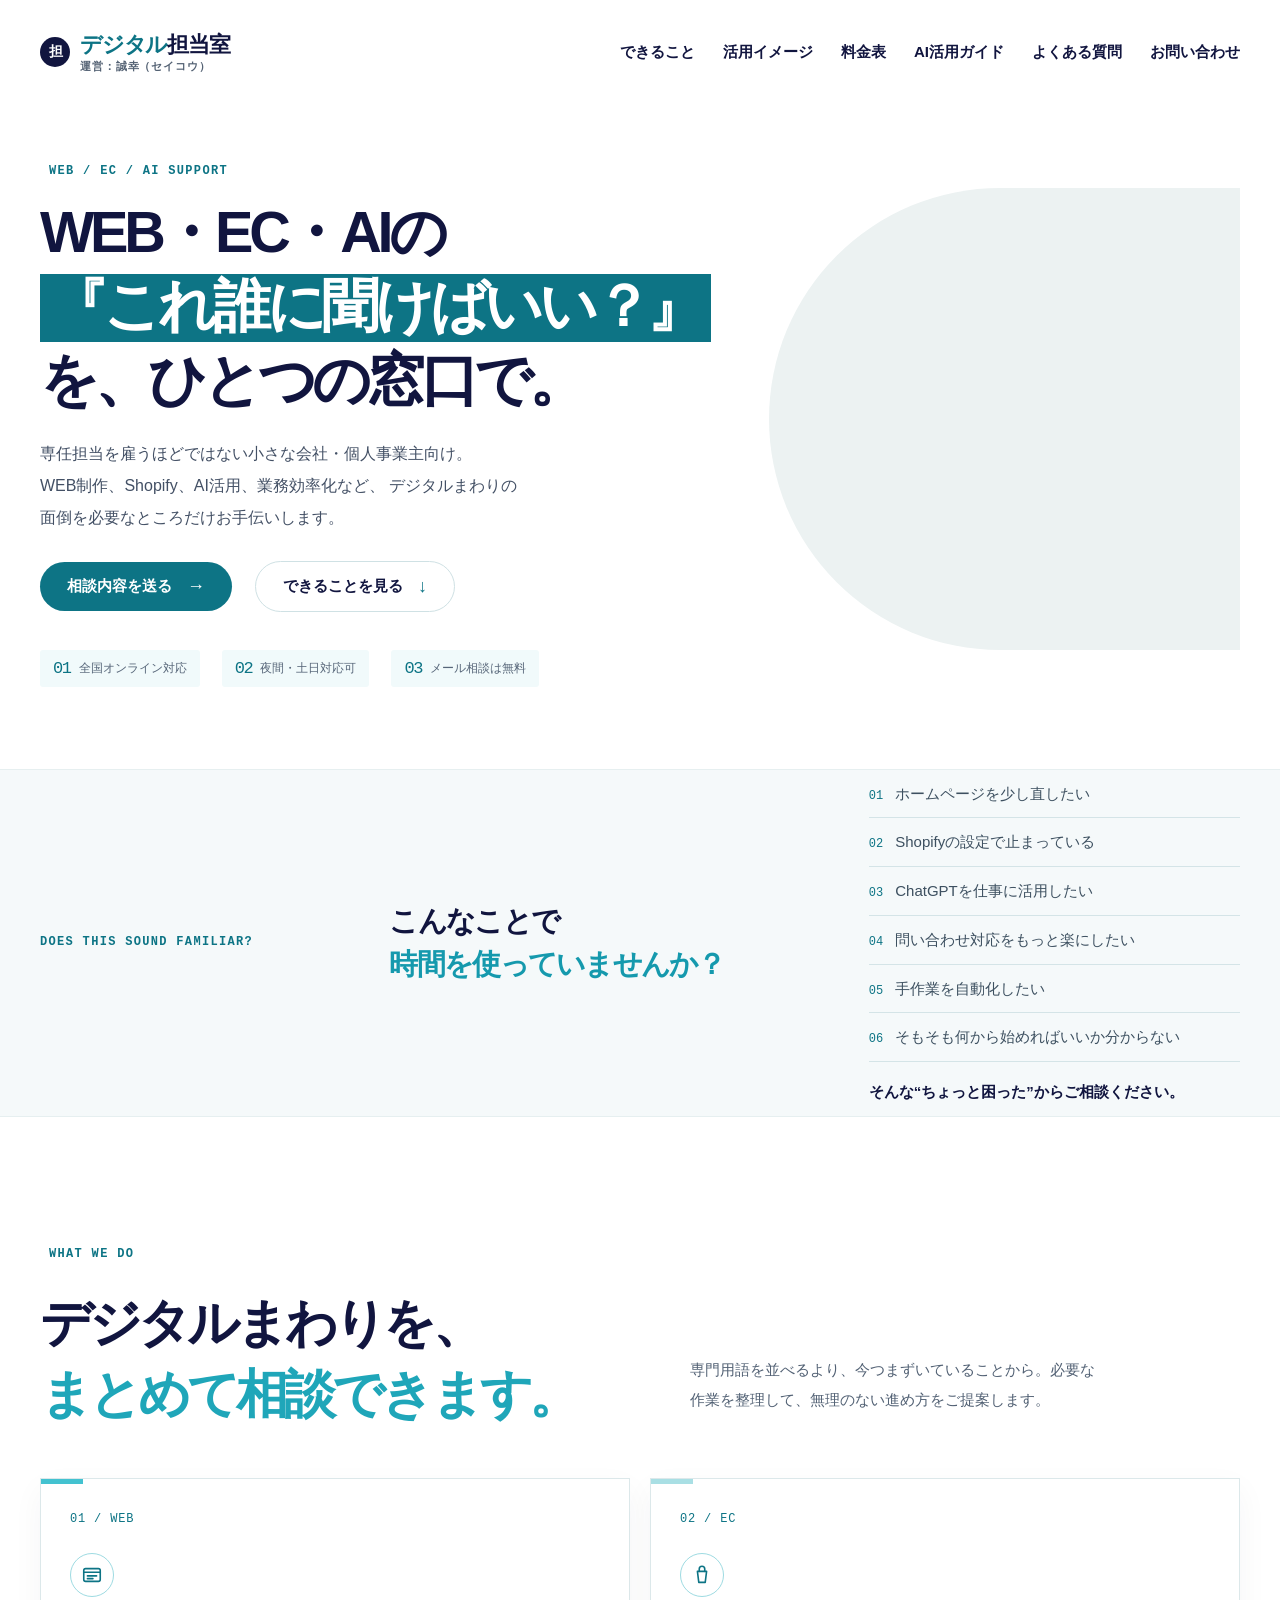
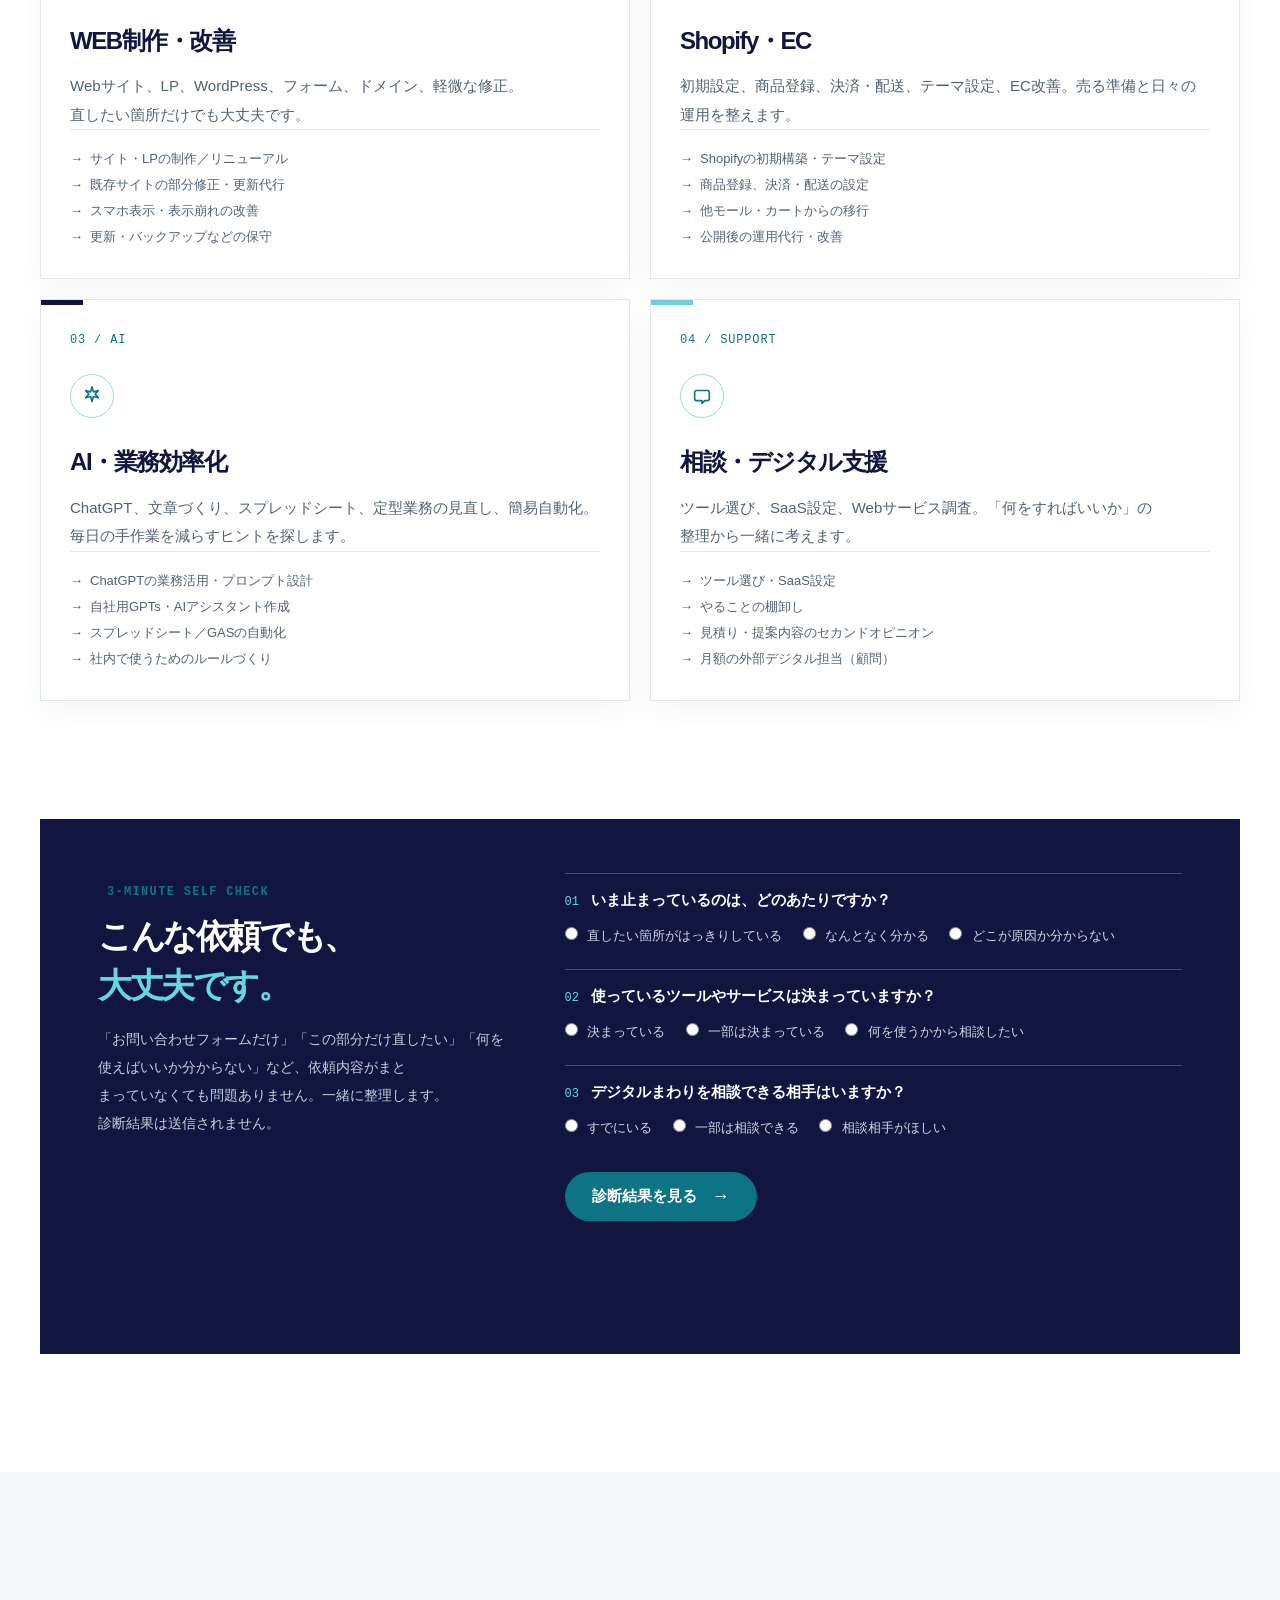
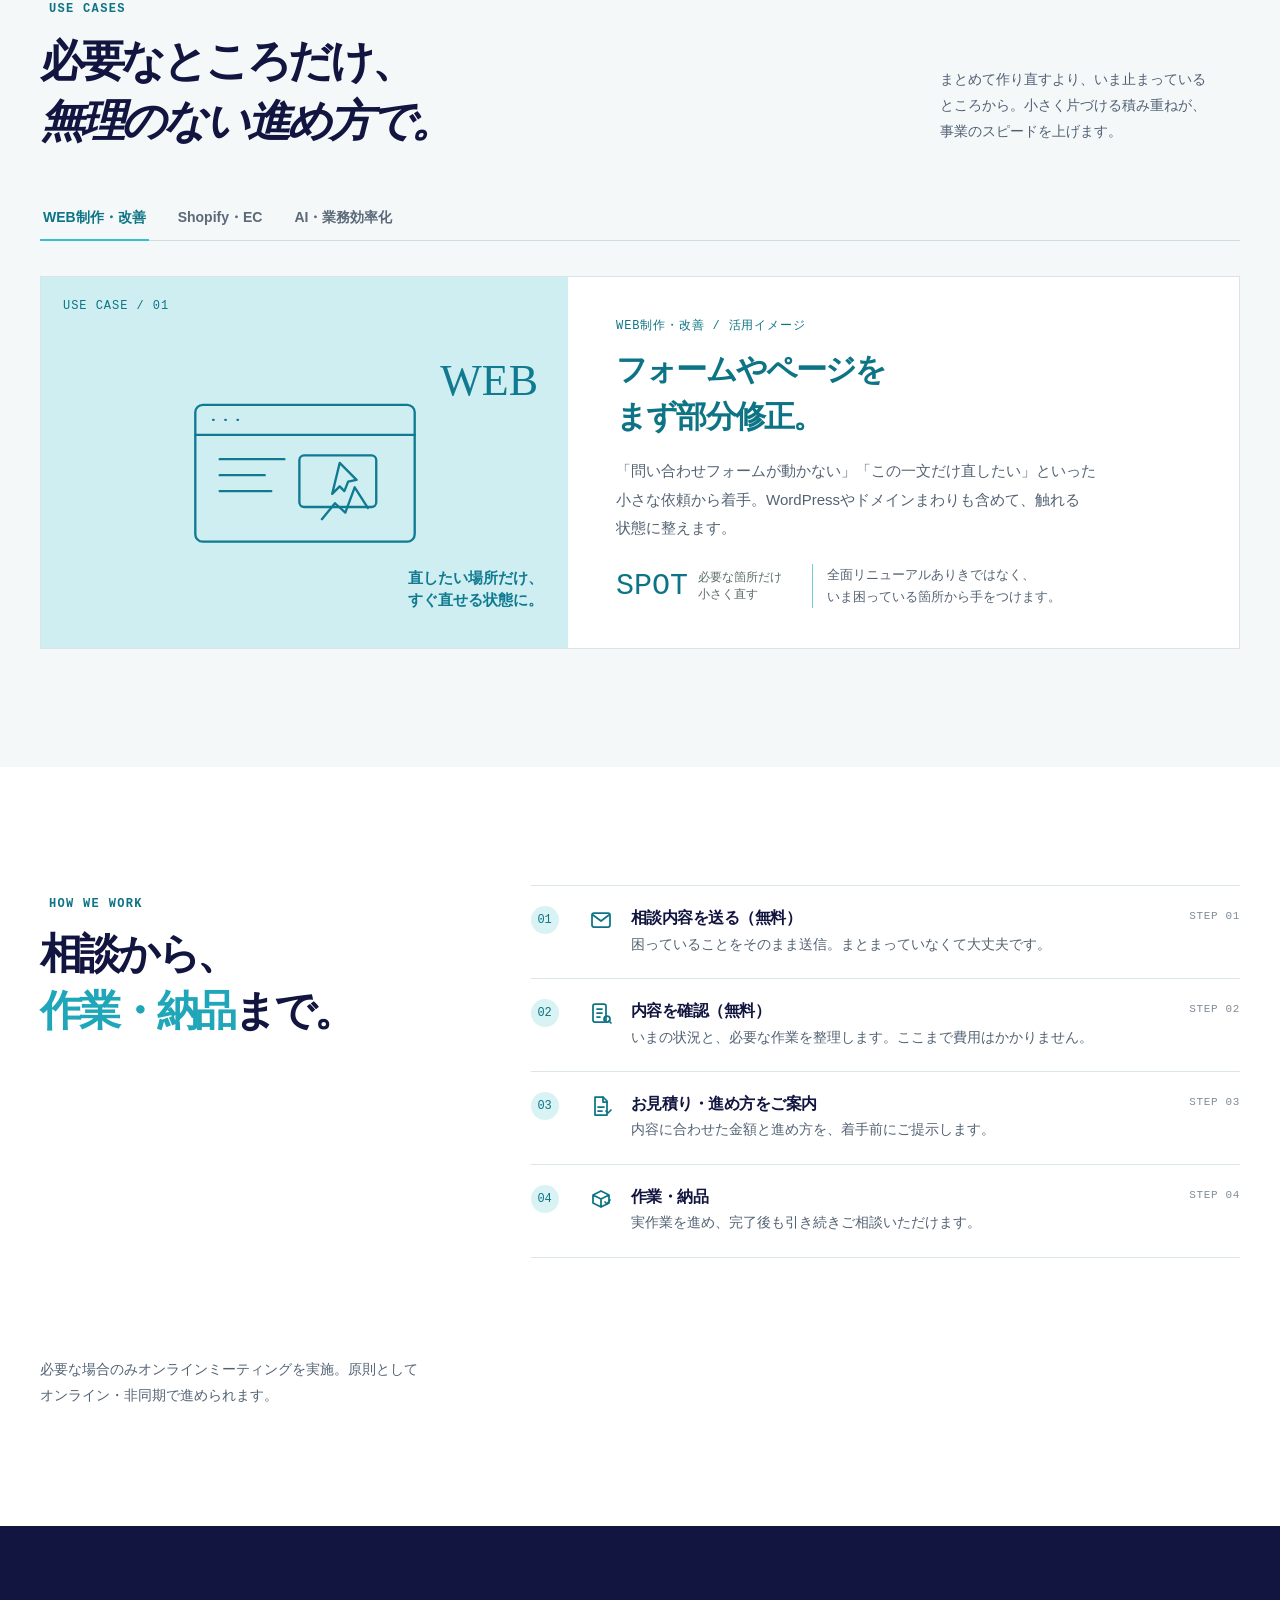
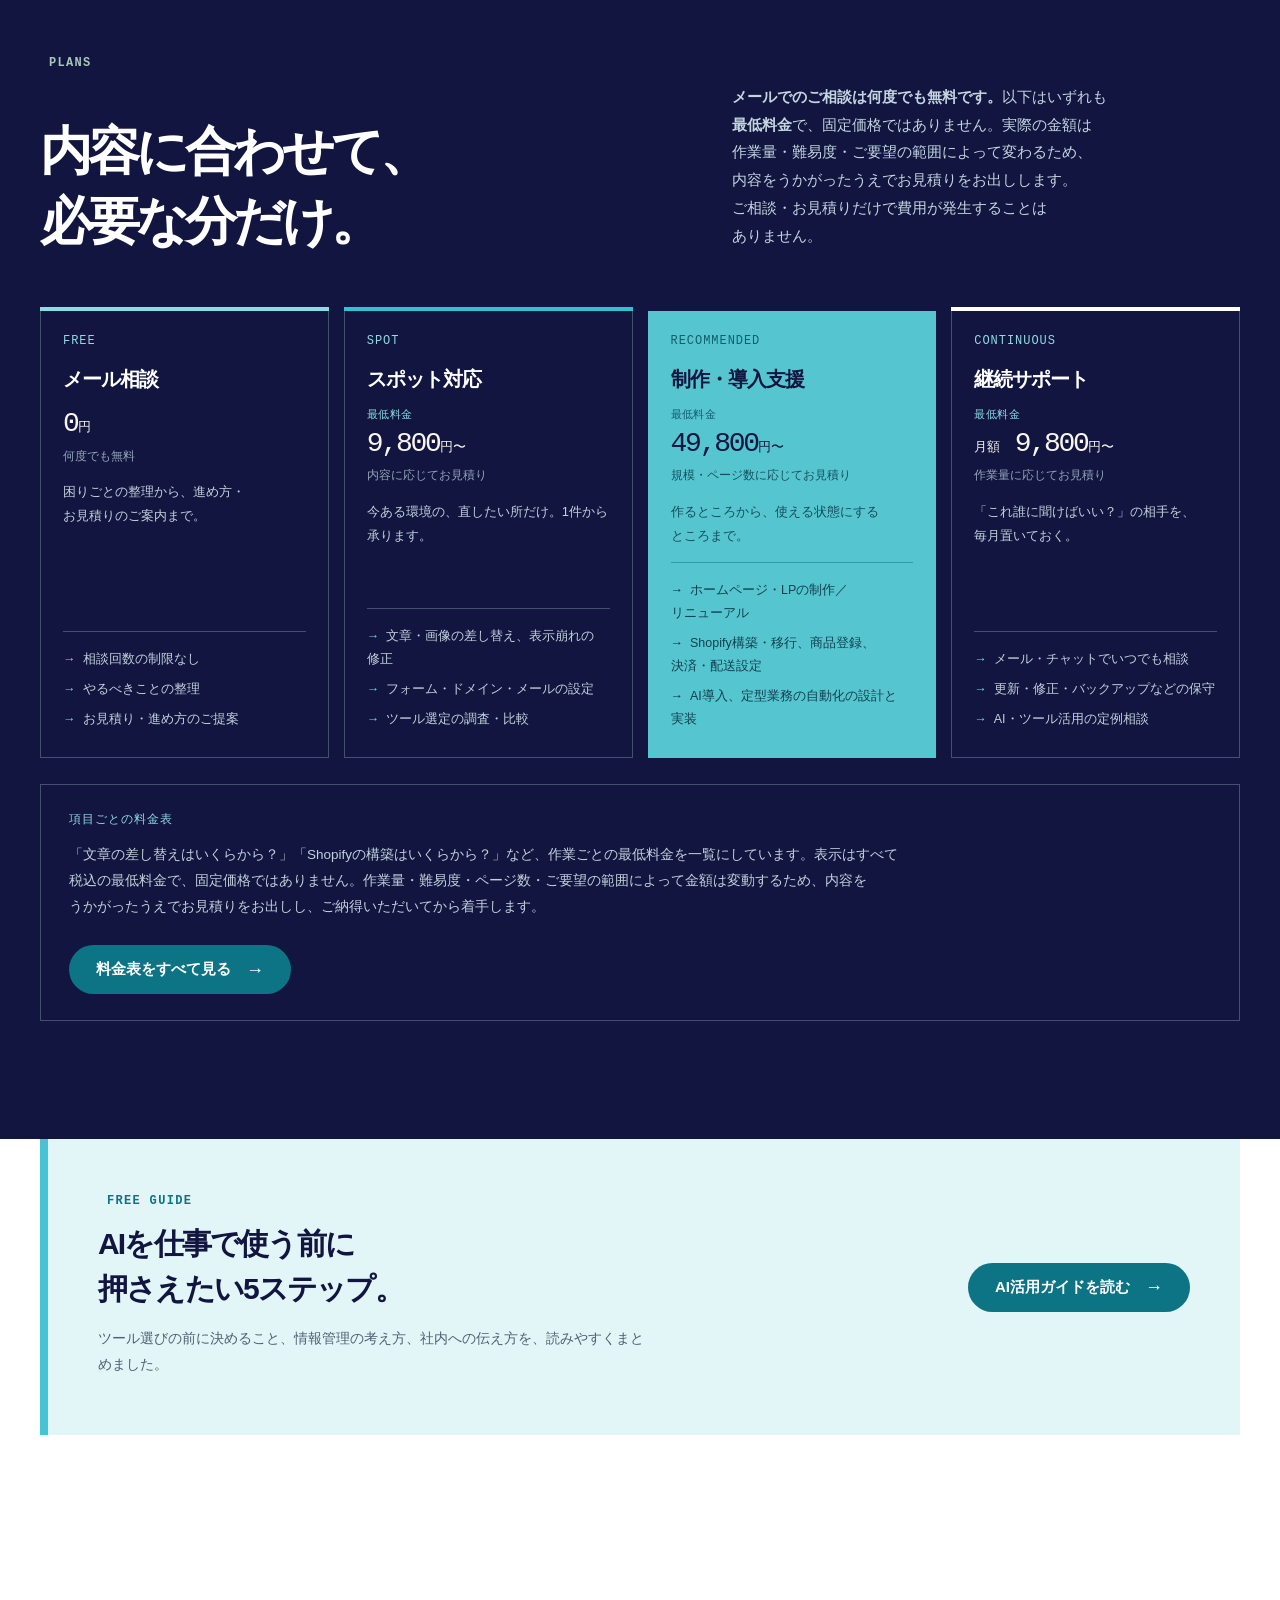
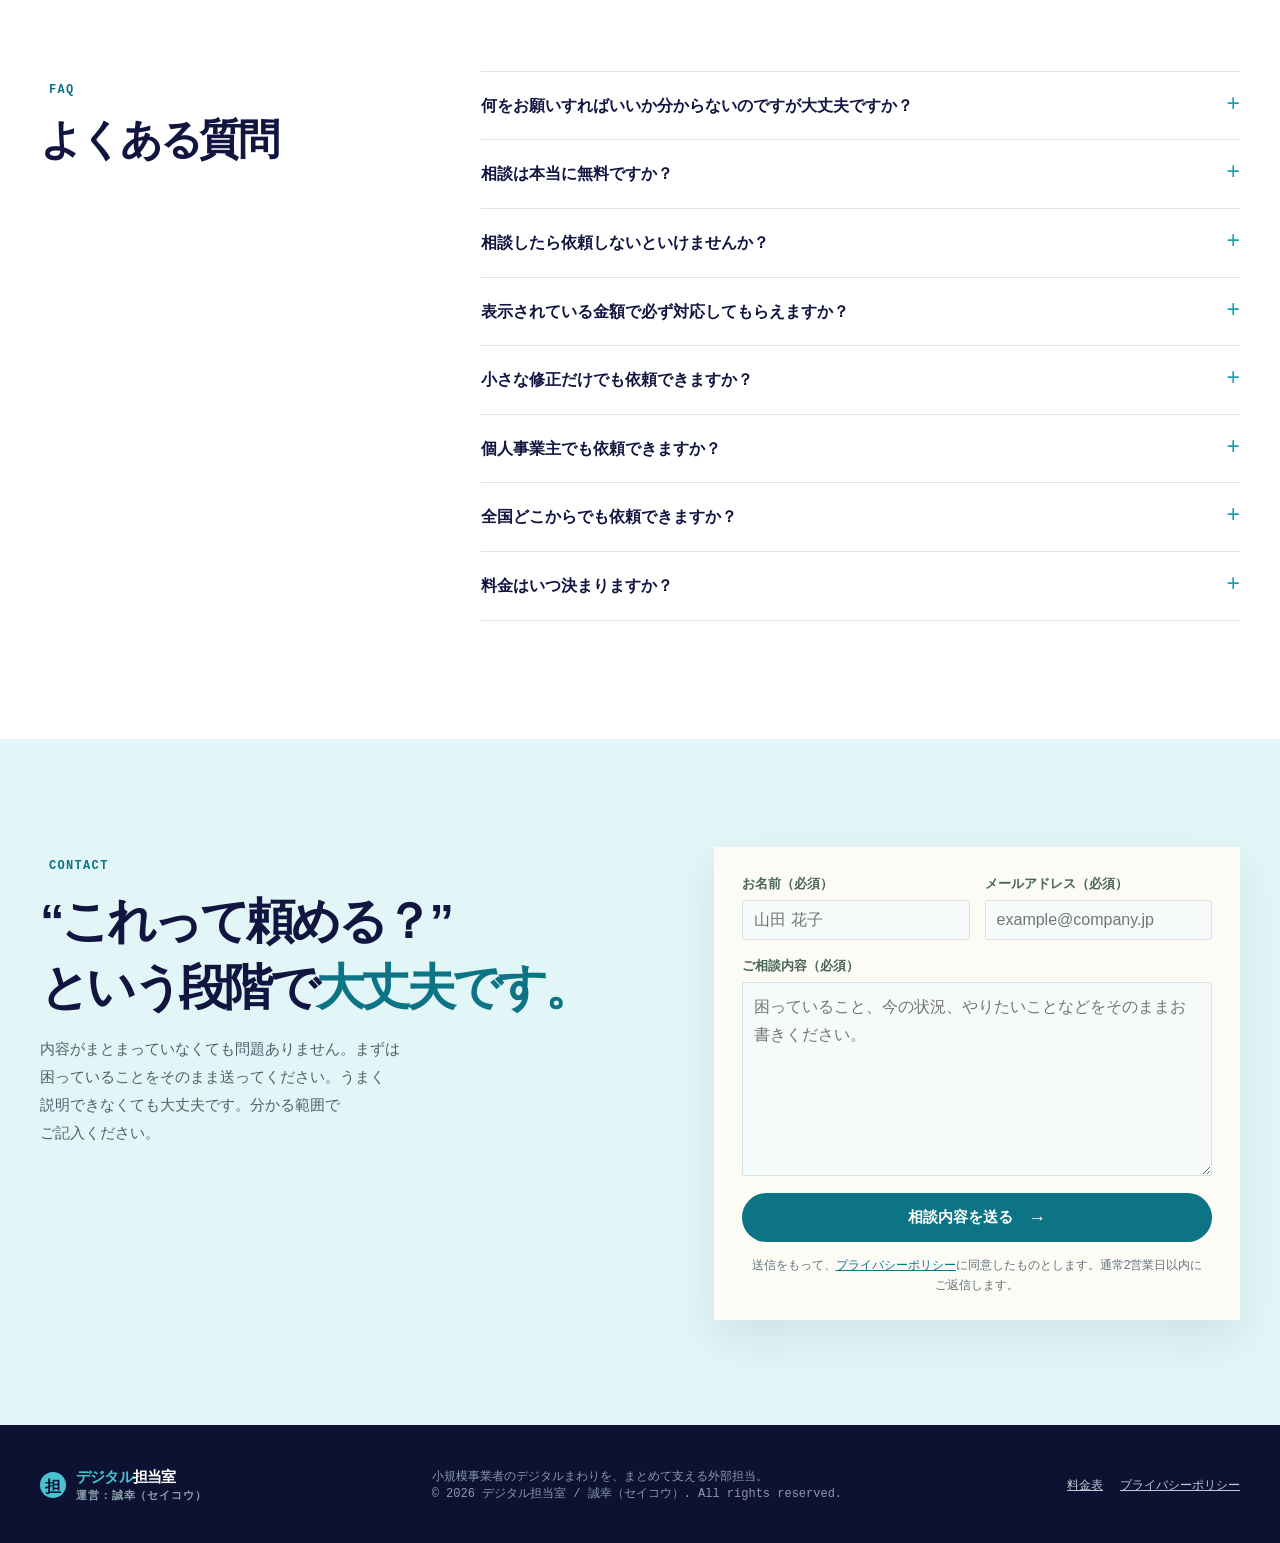
<file: index.html>
<!doctype html>
<html lang="ja">

<head>
  <meta charset="UTF-8" />
  <meta name="viewport" content="width=device-width, initial-scale=1, viewport-fit=cover" />
  <meta name="description" content="小規模事業者・個人事業主のための外部デジタル担当。WEB制作、Shopify・EC、AI活用・業務効率化を、全国オンラインで必要な分だけお手伝いします。メール相談は無料、スポット対応は最低9,800円から。内容に応じてお見積りします。" />
  <meta name="keywords" content="WEB制作 依頼,Shopify 構築 代行,ChatGPT 業務活用,個人事業主 ホームページ 修正,EC 運用サポート,業務自動化 相談" />
  <meta name="robots" content="index,follow" />
  <meta property="og:type" content="website" />
  <meta property="og:title" content="デジタル担当室 | 誠幸（セイコウ）" />
  <meta property="og:description" content="WEB・EC・AIの『これ誰に聞けばいい？』を、ひとつの窓口で。" />
  <meta property="og:url" content="https://www.sei-ko.org/" />
  <meta property="og:locale" content="ja_JP" />
  <meta property="og:site_name" content="デジタル担当室" />
  <meta property="og:image" content="https://www.sei-ko.org/assets/ogp.jpg?v=20260809.3" />
  <meta property="og:image:width" content="1200" />
  <meta property="og:image:height" content="630" />
  <meta property="og:image:alt" content="デジタル担当室。WEB / EC / AI SUPPORT。WEB・EC・AIの「これ誰に聞けばいい？」を、ひとつの窓口で。運営：誠幸（セイコウ）" />
  <meta name="twitter:card" content="summary_large_image" />
  <meta name="twitter:title" content="デジタル担当室 | 誠幸（セイコウ）" />
  <meta name="twitter:description" content="WEB・EC・AIの『これ誰に聞けばいい？』を、ひとつの窓口で。" />
  <meta name="twitter:image" content="https://www.sei-ko.org/assets/ogp.jpg?v=20260809.3" />
  <meta name="theme-color" content="#11153f" />
  <link rel="canonical" href="https://www.sei-ko.org/" />
  <link rel="alternate" hreflang="ja" href="https://www.sei-ko.org/" />
  <link rel="icon" href="/favicon.ico?v=20260809.2" sizes="16x16 32x32 48x48" />
  <link rel="icon" href="/favicon.svg?v=20260809.2" type="image/svg+xml" />
  <link rel="apple-touch-icon" href="/apple-touch-icon.png?v=20260809.2" />
  <link rel="manifest" href="/site.webmanifest?v=20260809.2" />
  <title>デジタル担当室 | 誠幸（セイコウ）の WEB・EC・AI サポート</title>
  <link rel="preload" href="assets/hero-consultation-sp-1055.webp" as="image" type="image/webp"
    media="(max-width: 480px)" />
  <link rel="preload" href="assets/hero-consultation-1280.webp" as="image" type="image/webp"
    media="(min-width: 481px) and (max-width: 800px)" />
  <link rel="preload" href="assets/hero-consultation-pc-1303.webp" as="image" type="image/webp"
    media="(min-width: 801px)" />
  <link rel="stylesheet" href="styles.css?v=20260815.2" />
  <script
    type="application/ld+json">{"@context":"https://schema.org","@type":"ProfessionalService","name":"デジタル担当室（運営：誠幸）","image":"https://www.sei-ko.org/assets/ogp.jpg","description":"小規模事業者・個人事業主向けに、WEB制作・Shopify/EC・AI活用・業務効率化を全国オンラインで支援する外部デジタル担当","areaServed":{"@type":"Country","name":"日本"},"priceRange":"¥9,800〜","knowsAbout":["WEB制作","Shopify・EC構築","ChatGPT・AI導入支援","業務効率化","デジタル運用サポート"],"serviceType":["WEB制作","Shopify・EC構築","AI活用支援","業務効率化コンサルティング","デジタル運用サポート"],"url":"https://www.sei-ko.org/","availableLanguage":"ja","provider":{"@type":"Organization","name":"誠幸（セイコウ）"}}</script>
  <script
    type="application/ld+json">{"@context":"https://schema.org","@type":"Service","serviceType":"WEB・EC・AIサポート","provider":{"@type":"ProfessionalService","name":"デジタル担当室（運営：誠幸）"},"areaServed":{"@type":"Country","name":"日本"},"hasOfferCatalog":{"@type":"OfferCatalog","name":"デジタル担当室 サービスメニュー","itemListElement":[{"@type":"OfferCatalog","name":"WEBサポート","description":"ホームページ作成、LP制作、既存サイトの小さな修正・更新、レスポンシブ対応"},{"@type":"OfferCatalog","name":"EC・Shopifyサポート","description":"Shopifyストア構築、商品登録代行、決済・配送設定、運営サポート"},{"@type":"OfferCatalog","name":"AI活用支援","description":"ChatGPT導入相談、プロンプト作成、自社用GPTs作成、社内ルール策定、スプレッドシート・GASによる業務自動化"},{"@type":"OfferCatalog","name":"相談・デジタル顧問","description":"無料のメール相談、ツール選定、見積り内容のセカンドオピニオン、月額の外部デジタル担当（継続サポート）"}]}}</script>
  <script
    type="application/ld+json">{"@context":"https://schema.org","@type":"WebSite","name":"デジタル担当室","url":"https://www.sei-ko.org/","inLanguage":"ja-JP","publisher":{"@type":"Organization","name":"誠幸（セイコウ）"}}</script>
  <script
    type="application/ld+json">{"@context":"https://schema.org","@type":"FAQPage","mainEntity":[{"@type":"Question","name":"何をお願いすればいいか分からないのですが大丈夫ですか？","acceptedAnswer":{"@type":"Answer","text":"はい。困っていることをそのままお送りください。状況を整理しながら、必要な対応をご案内します。"}},{"@type":"Question","name":"相談は本当に無料ですか？","acceptedAnswer":{"@type":"Answer","text":"はい。メールでのご相談は何度でも無料です。内容の確認、進め方のご提案、お見積りまで費用はかかりません。実作業をご依頼いただく段階で、事前に合意した金額のみが発生します。"}},{"@type":"Question","name":"相談したら依頼しないといけませんか？","acceptedAnswer":{"@type":"Answer","text":"いいえ。ご提示した内容や金額に納得いただけない場合は、そのままお断りいただいて構いません。こちらから営業のご連絡をすることはありません。お送りするのは、いただいたお問い合わせに対するお見積りと、内容を詰めるための確認のご連絡だけです。"}},{"@type":"Question","name":"表示されている金額で必ず対応してもらえますか？","acceptedAnswer":{"@type":"Answer","text":"掲載しているのは固定価格ではなく最低料金です。作業量、難易度、ページ数、ご要望の範囲によって金額は変わります。内容をうかがったうえでお見積りをお出しし、ご納得いただいてから着手します。着手後に無断で金額が増えることはなく、追加の作業が必要になった場合も、必ず事前にご相談したうえで進めます。"}},{"@type":"Question","name":"小さな修正だけでも依頼できますか？","acceptedAnswer":{"@type":"Answer","text":"はい。最低9,800円からのスポット対応で、1件からお受けしています。まずは内容を確認して、対応可否とお見積りをご案内します。"}},{"@type":"Question","name":"個人事業主でも依頼できますか？","acceptedAnswer":{"@type":"Answer","text":"もちろんです。個人事業主、店舗経営者、小規模チームなど、専任担当を置きにくい方のご相談を想定しています。"}},{"@type":"Question","name":"全国どこからでも依頼できますか？","acceptedAnswer":{"@type":"Answer","text":"はい。チャット、メール、オンラインミーティングを中心に、全国からご相談いただけます。"}},{"@type":"Question","name":"料金はいつ決まりますか？","acceptedAnswer":{"@type":"Answer","text":"ご相談内容と必要な作業を確認したうえで、着手前に料金をご提示します。ご相談・お見積りの段階では費用は発生しません。"}}]}</script>
</head>

<body id="top">
  <a class="skip-link" href="#main-content">本文へ移動</a>
  <div class="page-glow glow-one"></div>
  <div class="page-glow glow-two"></div>
  <header class="site-header">
    <a class="brand" href="#top"><span class="brand-mark">担</span><span class="brand-copy"><span
          class="brand-service"><span class="brand-dot">デジタル</span>担当室</span><span
          class="brand-owner">運営：誠幸（セイコウ）</span></span><span class="sr-only">トップへ</span></a>
    <nav aria-label="メインナビゲーション"><a href="#service">できること</a><a href="#cases">活用イメージ</a><a href="pricing.html">料金表</a><a
        href="guide.html">AI活用ガイド</a><a href="#faq">よくある質問</a><a href="#contact">お問い合わせ</a></nav>
    <details class="mobile-nav">
      <summary>メニュー</summary>
      <nav aria-label="モバイルナビゲーション"><a href="#service">できること</a><a href="#cases">活用イメージ</a><a href="pricing.html">料金表</a><a
          href="guide.html">AI活用ガイド</a><a href="#faq">よくある質問</a><a class="mobile-nav-cta" href="#contact">お問い合わせ</a>
      </nav>
    </details>
  </header>

  <main id="main-content">
    <!-- ヒーローセクション: 解決できる課題を提示 -->
    <section class="hero section-wrap">
      <div class="hero-copy">
        <p class="eyebrow"><span></span> WEB / EC / AI SUPPORT</p>
        <h1>
          <span class="nobr">WEB・EC・AIの</span>
          <span class="nobr"><em>『これ誰に聞けばいい？』</em></span>
          <br class="pc-only" />
          <span class="nobr">を、ひとつの窓口で。</span>
        </h1>
        <p class="hero-text">
          専任担当を雇うほどではない小さな会社・個人事業主向け。
          WEB制作、Shopify、AI活用、業務効率化など、
          デジタルまわりの面倒を必要なところだけお手伝いします。
        </p>
        <div class="hero-actions">
          <a class="button primary" href="#contact">
            相談内容を送る <span>→</span>
          </a>
          <a class="button ghost" href="#service">
            できることを見る <span>↓</span>
          </a>
        </div>
        <div class="trust-row">
          <div><strong>01</strong><span>全国オンライン対応</span></div>
          <div><strong>02</strong><span>夜間・土日対応可</span></div>
          <div><strong>03</strong><span>メール相談は無料</span></div>
        </div>
      </div>
      <div class="hero-art hero-photo">
        <picture>
          <source media="(max-width: 480px)" srcset="assets/hero-consultation-sp-1055.webp" type="image/webp" />
          <source media="(max-width: 800px)" srcset="assets/hero-consultation-1280.webp" type="image/webp" />
          <source srcset="assets/hero-consultation-pc-1303.webp" type="image/webp" />
          <img src="assets/hero-consultation.jpg" alt="ノートパソコンを囲んでWEBやECの相談をする事業主とサポート担当者" width="1672" height="941"
            fetchpriority="high" decoding="async" />
        </picture>
      </div>
    </section>

    <!-- 課題提起: 顧客の「あるある」に共感 -->
    <section class="problem-strip">
      <div class="section-wrap problem-grid">
        <p class="eyebrow light">DOES THIS SOUND FAMILIAR?</p>
        <h2>
          <span class="nobr">こんなことで</span>
          <br class="pc-only" />
          <span class="nobr"><em>時間を使っていませんか？</em></span>
        </h2>
        <div class="problem-list">
          <p><span>01</span>ホームページを少し直したい</p>
          <p><span>02</span>Shopifyの設定で止まっている</p>
          <p><span>03</span>ChatGPTを仕事に活用したい</p>
          <p><span>04</span>問い合わせ対応をもっと楽にしたい</p>
          <p><span>05</span>手作業を自動化したい</p>
          <p><span>06</span>そもそも何から始めればいいか分からない</p>
          <p class="problem-note">そんな“ちょっと困った”からご相談ください。</p>
        </div>
      </div>
    </section>

    <!-- サービス紹介: 提供価値の明確化 -->
    <section id="service" class="services section-wrap section-pad">
      <div class="section-heading reveal">
        <p class="eyebrow"><span></span> WHAT WE DO</p>
        <h2>
          <span class="nobr">デジタルまわりを、</span>
          <br class="pc-only" />
          <span class="nobr"><strong>まとめて相談できます。</strong></span>
        </h2>
        <p>専門用語を並べるより、今つまずいていることから。必要な作業を整理して、無理のない進め方をご提案します。</p>
      </div>
      <div class="service-grid">
        <article class="service-card reveal">
          <p class="card-number">01 / WEB</p>
          <div class="service-icon">
            <svg viewBox="0 0 24 24" fill="none" stroke="currentColor" stroke-width="1.75"
                 stroke-linecap="round" stroke-linejoin="round" aria-hidden="true">
              <rect x="3" y="5" width="18" height="14" rx="2"/>
              <line x1="3" y1="9" x2="21" y2="9"/>
              <line x1="7" y1="13" x2="17" y2="13"/>
              <line x1="7" y1="16" x2="13" y2="16"/>
            </svg>
          </div>
          <h3>WEB制作・改善</h3>
          <p>Webサイト、LP、WordPress、フォーム、ドメイン、軽微な修正。直したい箇所だけでも大丈夫です。</p>
          <ul>
            <li>サイト・LPの制作／リニューアル</li>
            <li>既存サイトの部分修正・更新代行</li>
            <li>スマホ表示・表示崩れの改善</li>
            <li>更新・バックアップなどの保守</li>
          </ul>
        </article>
        <article class="service-card reveal delay-1">
          <p class="card-number">02 / EC</p>
          <div class="service-icon">
            <svg viewBox="0 0 24 24" fill="none" stroke="currentColor" stroke-width="1.75"
                 stroke-linecap="round" stroke-linejoin="round" aria-hidden="true">
              <path d="M7 8h10l-1.5 12H8.5L7 8z"/>
              <path d="M9 8V5.5a3 3 0 0 1 6 0V8"/>
            </svg>
          </div>
          <h3>Shopify・EC</h3>
          <p>初期設定、商品登録、決済・配送、テーマ設定、EC改善。売る準備と日々の運用を整えます。</p>
          <ul>
            <li>Shopifyの初期構築・テーマ設定</li>
            <li>商品登録、決済・配送の設定</li>
            <li>他モール・カートからの移行</li>
            <li>公開後の運用代行・改善</li>
          </ul>
        </article>
        <article class="service-card reveal delay-2">
          <p class="card-number">03 / AI</p>
          <div class="service-icon">
            <svg viewBox="0 0 24 24" fill="none" stroke="currentColor" stroke-width="1.75"
                 stroke-linecap="round" stroke-linejoin="round" aria-hidden="true">
              <path d="M12 2l1.5 5.5L19 6l-3.5 4L19 14l-5.5-1.5L12 18l-1.5-5.5L5 14l3.5-4L5 6l5.5 1.5z"/>
            </svg>
          </div>
          <h3>AI・業務効率化</h3>
          <p>ChatGPT、文章づくり、スプレッドシート、定型業務の見直し、簡易自動化。毎日の手作業を減らすヒントを探します。</p>
          <ul>
            <li>ChatGPTの業務活用・プロンプト設計</li>
            <li>自社用GPTs・AIアシスタント作成</li>
            <li>スプレッドシート／GASの自動化</li>
            <li>社内で使うためのルールづくり</li>
          </ul>
        </article>
        <article class="service-card reveal delay-3">
          <p class="card-number">04 / SUPPORT</p>
          <div class="service-icon">
            <svg viewBox="0 0 24 24" fill="none" stroke="currentColor" stroke-width="1.75"
                 stroke-linecap="round" stroke-linejoin="round" aria-hidden="true">
              <path d="M6 6h12a2 2 0 0 1 2 2v7a2 2 0 0 1-2 2h-3l-3 3v-3H6a2 2 0 0 1-2-2V8a2 2 0 0 1 2-2z"/>
            </svg>
          </div>
          <h3>相談・デジタル支援</h3>
          <p>ツール選び、SaaS設定、Webサービス調査。「何をすればいいか」の整理から一緒に考えます。</p>
          <ul>
            <li>ツール選び・SaaS設定</li>
            <li>やることの棚卸し</li>
            <li>見積り・提案内容のセカンドオピニオン</li>
            <li>月額の外部デジタル担当（顧問）</li>
          </ul>
        </article>
      </div>
    </section>

    <!-- セルフチェック: 顧客の現状を可視化 -->
    <section id="readiness" class="readiness section-wrap section-pad">
      <div class="readiness-box reveal">
        <div class="readiness-intro">
          <p class="eyebrow"><span></span> 3-MINUTE SELF CHECK</p>
          <h2>
            <span class="nobr">こんな依頼でも、</span>
            <br class="pc-only" />
            <span class="nobr"><em>大丈夫です。</em></span>
          </h2>
          <p>「お問い合わせフォームだけ」「この部分だけ直したい」「何を使えばいいか分からない」など、依頼内容がまとまっていなくても問題ありません。一緒に整理します。診断結果は送信されません。</p>
        </div>
        <form id="readinessForm" class="readiness-form">
          <!-- 質問1 -->
          <div class="question-item">
            <p><b>01</b> いま止まっているのは、どのあたりですか？</p>
            <input type="radio" name="q1" value="a" id="q1-a" required>
            <label for="q1-a">直したい箇所がはっきりしている</label>

            <input type="radio" name="q1" value="b" id="q1-b">
            <label for="q1-b">なんとなく分かる</label>

            <input type="radio" name="q1" value="c" id="q1-c">
            <label for="q1-c">どこが原因か分からない</label>
          </div>

          <!-- 質問2 -->
          <div class="question-item">
            <p><b>02</b> 使っているツールやサービスは決まっていますか？</p>
            <input type="radio" name="q2" value="a" id="q2-a" required>
            <label for="q2-a">決まっている</label>

            <input type="radio" name="q2" value="b" id="q2-b">
            <label for="q2-b">一部は決まっている</label>

            <input type="radio" name="q2" value="c" id="q2-c">
            <label for="q2-c">何を使うかから相談したい</label>
          </div>

          <!-- 質問3 -->
          <div class="question-item">
            <p><b>03</b> デジタルまわりを相談できる相手はいますか？</p>
            <input type="radio" name="q3" value="a" id="q3-a" required>
            <label for="q3-a">すでにいる</label>

            <input type="radio" name="q3" value="b" id="q3-b">
            <label for="q3-b">一部は相談できる</label>

            <input type="radio" name="q3" value="c" id="q3-c">
            <label for="q3-c">相談相手がほしい</label>
          </div>

          <!-- 診断ボタン -->
          <button id="btn-result" class="button primary" type="submit">診断結果を見る <span>→</span></button>

          <!-- 結果テキストのエリア（初期状態では非表示） -->
          <div id="result-area" class="readiness-result">
            <p id="result-text">ここに結果が表示されます。</p>
          </div>
        </form>
      </div>
    </section>

    <!-- 活用事例: 具体的なイメージを提示 -->
    <section id="cases" class="cases">
      <div class="section-wrap section-pad">
        <div class="case-header">
          <div class="reveal">
            <p class="eyebrow"><span></span> USE CASES</p>
            <h2>
              <span class="nobr">必要なところだけ、</span>
              <br class="pc-only" />
              <span class="nobr"><em>無理のない進め方で。</em></span>
            </h2>
          </div>
          <p>まとめて作り直すより、いま止まっているところから。小さく片づける積み重ねが、事業のスピードを上げます。</p>
        </div>
        <div class="case-tabs" role="tablist" aria-label="分野別の活用イメージ">
          <button id="tab-web" type="button" class="active" data-case="web" role="tab" aria-selected="true"
            aria-controls="casePanel" tabindex="0">WEB制作・改善</button>
          <button id="tab-ec" type="button" data-case="ec" role="tab" aria-selected="false" aria-controls="casePanel"
            tabindex="-1">Shopify・EC</button>
          <button id="tab-ai" type="button" data-case="ai" role="tab" aria-selected="false" aria-controls="casePanel"
            tabindex="-1">AI・業務効率化</button>
        </div>
    <div class="case-panel" id="casePanel" role="tabpanel" tabindex="0">
          <div class="case-visual">
            <p class="visual-tag">USE CASE / <span id="caseNo">01</span></p>
            <div class="case-figure" id="caseFigure" aria-hidden="true">
              <svg viewBox="0 0 320 240" fill="none" stroke="currentColor" stroke-width="2.5" stroke-linecap="round" stroke-linejoin="round" aria-hidden="true"><rect x="43" y="47" width="234" height="146" rx="8" /><path d="M43 79h234M62 63h.5M75 63h.5M88 63h.5" /><path d="M69 105h69M69 122h48M69 139h55" /><rect x="154" y="101" width="82" height="55" rx="5" /><path d="M178 169l14-17 11 10 10-27 14 22" /><path d="M197 109l18 18-9 2-4 10-5-5-8 8z" /></svg>
            </div>
            <b id="caseBadge">WEB</b>
            <p class="visual-caption" id="caseVisualText">
              <span class="nobr">直したい場所だけ、</span>
              <br class="pc-only" />
              <span class="nobr">すぐ直せる状態に。</span>
            </p>
          </div>
          <div class="case-content">
            <p class="case-type" id="caseType">WEB制作・改善 / 活用イメージ</p>
            <h3 id="caseTitle">
              <span class="nobr">フォームやページを</span>
              <br class="pc-only" />
              <span class="nobr">まず<span>部分修正</span>。</span>
            </h3>
            <p id="caseDesc">「問い合わせフォームが動かない」「この一文だけ直したい」といった小さな依頼から着手。WordPressやドメインまわりも含めて、触れる状態に整えます。</p>
            <div class="case-result">
              <div>
                <strong id="caseMetric">SPOT</strong>
                <span id="caseMetricLabel"><span class="nobr">必要な箇所だけ</span><br class="pc-only" /><span
                    class="nobr">小さく直す</span></span>
              </div>
              <blockquote id="caseQuote">全面リニューアルありきではなく、いま困っている箇所から手をつけます。</blockquote>
            </div>
          </div>
        </div>
      </div>
    </section>

    <!-- サポートの流れ: 導入プロセスの可視化 -->
    <section class="process section-wrap section-pad">
      <div class="process-intro reveal">
        <p class="eyebrow"><span></span> HOW WE WORK</p>
        <h2>
          <span class="nobr">相談から、</span>
          <br class="pc-only" />
          <span class="nobr"><strong>作業・納品</strong>まで。</span>
        </h2>
      </div>
      <ol class="timeline">
        <li class="reveal">
          <span class="timeline-number">01</span>
          <svg class="timeline-icon" viewBox="0 0 24 24" fill="none" stroke="currentColor" stroke-width="1.75" stroke-linecap="round" stroke-linejoin="round" aria-hidden="true"><rect x="3" y="5" width="18" height="14" rx="2" /><path d="m4 7 8 6 8-6" /></svg>
          <div>
            <h3>相談内容を送る（無料）</h3>
            <p>困っていることをそのまま送信。まとまっていなくて大丈夫です。</p>
          </div>
          <b>STEP 01</b>
        </li>
        <li class="reveal delay-1">
          <span class="timeline-number">02</span>
          <svg class="timeline-icon" viewBox="0 0 24 24" fill="none" stroke="currentColor" stroke-width="1.75" stroke-linecap="round" stroke-linejoin="round" aria-hidden="true"><rect x="4" y="3" width="13" height="18" rx="2" /><path d="M8 8h5M8 12h5M8 16h3" /><circle cx="18" cy="18" r="3" /><path d="m20 20 2 2" /></svg>
          <div>
            <h3>内容を確認（無料）</h3>
            <p>いまの状況と、必要な作業を整理します。ここまで費用はかかりません。</p>
          </div>
          <b>STEP 02</b>
        </li>
        <li class="reveal delay-2">
          <span class="timeline-number">03</span>
          <svg class="timeline-icon" viewBox="0 0 24 24" fill="none" stroke="currentColor" stroke-width="1.75" stroke-linecap="round" stroke-linejoin="round" aria-hidden="true"><path d="M6 3h8l4 4v14H6z" /><path d="M14 3v5h4M9 13h6M9 17h4" /><path d="m17 17 2 2 3-3" /></svg>
          <div>
            <h3>お見積り・進め方をご案内</h3>
            <p>内容に合わせた金額と進め方を、着手前にご提示します。</p>
          </div>
          <b>STEP 03</b>
        </li>
        <li class="reveal delay-3">
          <span class="timeline-number">04</span>
          <svg class="timeline-icon" viewBox="0 0 24 24" fill="none" stroke="currentColor" stroke-width="1.75" stroke-linecap="round" stroke-linejoin="round" aria-hidden="true"><path d="m4 8 8-4 8 4-8 4zM4 8v8l8 4 8-4V8M12 12v8" /><path d="m16 15 2 2 3-4" /></svg>
          <div>
            <h3>作業・納品</h3>
            <p>実作業を進め、完了後も引き続きご相談いただけます。</p>
          </div>
          <b>STEP 04</b>
        </li>
      </ol>
      <p class="process-note">必要な場合のみオンラインミーティングを実施。原則としてオンライン・非同期で進められます。</p>
    </section>

    <!-- 料金プラン: 投資対効果の明確化 -->
    <section id="pricing" class="pricing section-pad">
      <div class="section-wrap">
        <div class="pricing-heading reveal">
          <p class="eyebrow light"><span></span> PLANS</p>
          <h2>
            <span class="nobr">内容に合わせて、</span>
            <br class="pc-only" />
            <span class="nobr">必要な分だけ。</span>
          </h2>
          <p><strong>メールでのご相談は何度でも無料です。</strong>以下はいずれも<strong>最低料金</strong>で、固定価格ではありません。実際の金額は作業量・難易度・ご要望の範囲によって変わるため、内容をうかがったうえでお見積りをお出しします。ご相談・お見積りだけで費用が発生することはありません。</p>
        </div>
        <div class="price-grid">
          <article class="price-card free reveal">
            <p class="plan-label">FREE</p>
            <h3>メール相談</h3>
            <p class="price">0<small>円</small></p>
            <p class="price-sub">何度でも無料</p>
            <p>困りごとの整理から、進め方・お見積りのご案内まで。</p>
            <ul>
              <li>相談回数の制限なし</li>
              <li>やるべきことの整理</li>
              <li>お見積り・進め方のご提案</li>
            </ul>
          </article>
          <article class="price-card spot reveal delay-1">
            <p class="plan-label">SPOT</p>
            <h3>スポット対応</h3>
            <p class="price-min">最低料金</p>
            <p class="price">9,800<small>円〜</small></p>
            <p class="price-sub">内容に応じてお見積り</p>
            <p>今ある環境の、直したい所だけ。1件から承ります。</p>
            <ul>
              <li>文章・画像の差し替え、表示崩れの修正</li>
              <li>フォーム・ドメイン・メールの設定</li>
              <li>ツール選定の調査・比較</li>
            </ul>
          </article>
          <article class="price-card featured reveal delay-2">
            <p class="plan-label">RECOMMENDED</p>
            <h3>制作・導入支援</h3>
            <p class="price-min">最低料金</p>
            <p class="price">49,800<small>円〜</small></p>
            <p class="price-sub">規模・ページ数に応じてお見積り</p>
            <p>作るところから、使える状態にするところまで。</p>
            <ul>
              <li>ホームページ・LPの制作／リニューアル</li>
              <li>Shopify構築・移行、商品登録、決済・配送設定</li>
              <li>AI導入、定型業務の自動化の設計と実装</li>
            </ul>
          </article>
          <article class="price-card continuous reveal delay-3">
            <p class="plan-label">CONTINUOUS</p>
            <h3>継続サポート</h3>
            <p class="price-min">最低料金</p>
            <p class="price"><small>月額</small> 9,800<small>円〜</small></p>
            <p class="price-sub">作業量に応じてお見積り</p>
            <p>「これ誰に聞けばいい？」の相手を、毎月置いておく。</p>
            <ul>
              <li>メール・チャットでいつでも相談</li>
              <li>更新・修正・バックアップなどの保守</li>
              <li>AI・ツール活用の定例相談</li>
            </ul>
          </article>
        </div>
        <div class="price-note reveal">
          <p class="price-note-title">項目ごとの料金表</p>
          <p class="price-note-lead">「文章の差し替えはいくらから？」「Shopifyの構築はいくらから？」など、作業ごとの最低料金を一覧にしています。表示はすべて税込の最低料金で、固定価格ではありません。作業量・難易度・ページ数・ご要望の範囲によって金額は変動するため、内容をうかがったうえでお見積りをお出しし、ご納得いただいてから着手します。</p>
          <a class="button primary" href="pricing.html">料金表をすべて見る <span>→</span></a>
        </div>
      </div>
    </section>

    <!-- ガイド配布: 教育的価値の提供 -->
    <section class="guide-promo section-wrap section-pad">
      <div class="guide-card reveal">
        <div>
          <p class="eyebrow"><span></span> FREE GUIDE</p>
          <h2>
            <span class="nobr">AIを仕事で使う前に</span>
            <br class="pc-only" />
            <span class="nobr">押さえたい5ステップ。</span>
          </h2>
          <p>ツール選びの前に決めること、情報管理の考え方、社内への伝え方を、読みやすくまとめました。</p>
        </div>
        <a class="button primary" href="guide.html">AI活用ガイドを読む <span>→</span></a>
      </div>
    </section>

    <!-- よくある質問: 不安の解消 -->
    <section id="faq" class="faq section-wrap section-pad">
      <div class="faq-title">
        <p class="eyebrow"><span></span> FAQ</p>
        <h2>よくある質問</h2>
      </div>
      <div class="faq-list">
        <details>
          <summary>何をお願いすればいいか分からないのですが大丈夫ですか？ <span>+</span></summary>
          <p>はい。困っていることをそのままお送りください。状況を整理しながら、必要な対応をご案内します。</p>
        </details>
        <details>
          <summary>相談は本当に無料ですか？ <span>+</span></summary>
          <p>はい。メールでのご相談は何度でも無料です。内容の確認、進め方のご提案、お見積りまで費用はかかりません。実作業をご依頼いただく段階で、事前に合意した金額のみが発生します。</p>
        </details>
        <details>
          <summary>相談したら依頼しないといけませんか？ <span>+</span></summary>
          <p>いいえ。ご提示した内容や金額に納得いただけない場合は、そのままお断りいただいて構いません。こちらから営業のご連絡をすることはありません。お送りするのは、いただいたお問い合わせに対するお見積りと、内容を詰めるための確認のご連絡だけです。</p>
        </details>
        <details>
          <summary>表示されている金額で必ず対応してもらえますか？ <span>+</span></summary>
          <p>掲載しているのは固定価格ではなく<b>最低料金</b>です。作業量、難易度、ページ数、ご要望の範囲によって金額は変わります。内容をうかがったうえでお見積りをお出しし、ご納得いただいてから着手します。着手後に無断で金額が増えることはなく、追加の作業が必要になった場合も、必ず事前にご相談したうえで進めます。</p>
        </details>
        <details>
          <summary>小さな修正だけでも依頼できますか？ <span>+</span></summary>
          <p>はい。最低9,800円からのスポット対応で、1件からお受けしています。まずは内容を確認して、対応可否とお見積りをご案内します。</p>
        </details>
        <details>
          <summary>個人事業主でも依頼できますか？ <span>+</span></summary>
          <p>もちろんです。個人事業主、店舗経営者、小規模チームなど、専任担当を置きにくい方のご相談を想定しています。</p>
        </details>
        <details>
          <summary>全国どこからでも依頼できますか？ <span>+</span></summary>
          <p>はい。チャット、メール、オンラインミーティングを中心に、全国からご相談いただけます。</p>
        </details>
        <details>
          <summary>料金はいつ決まりますか？ <span>+</span></summary>
          <p>ご相談内容と必要な作業を確認したうえで、着手前に料金をご提示します。ご相談・お見積りの段階では費用は発生しません。</p>
        </details>
      </div>
    </section>

    <!-- お問い合わせ: 相談内容の送信 -->
    <section id="contact" class="contact">
      <div class="section-wrap contact-inner">
        <div class="reveal">
          <p class="eyebrow"><span></span> CONTACT</p>
          <h2>
            <span class="nobr">“これって頼める？”</span>
            <br class="pc-only" />
            <span class="nobr">という段階で<em>大丈夫です。</em></span>
          </h2>
          <p>内容がまとまっていなくても問題ありません。まずは困っていることをそのまま送ってください。うまく説明できなくても大丈夫です。分かる範囲でご記入ください。</p>
        </div>
        <!-- 送信先: 同一サーバーの contact.php。受信アドレスは contact.php 冒頭で設定します。 -->
        <form class="contact-form reveal delay-1" action="contact.php" method="POST">
          <!-- ハニーポット: 自動投稿対策。人間には見えないので空のまま送信される。 -->
          <p class="form-honeypot" aria-hidden="true">
            <label for="contact-website">Website</label>
            <input id="contact-website" name="website" type="text" tabindex="-1" autocomplete="off" />
          </p>
          <label for="contact-name">お名前（必須）
            <input id="contact-name" name="name" type="text" autocomplete="name" placeholder="山田 花子" maxlength="100" required />
          </label>
          <label for="contact-email">メールアドレス（必須）
            <input id="contact-email" name="email" type="email" autocomplete="email" placeholder="example@company.jp"
              maxlength="254" required />
          </label>
          <label for="contact-message">ご相談内容（必須）
            <textarea id="contact-message" name="message" rows="6" placeholder="困っていること、今の状況、やりたいことなどをそのままお書きください。"
              maxlength="5000" required></textarea>
          </label>
          <button class="button primary" type="submit">相談内容を送る <span>→</span></button>
          <p class="form-note">送信をもって、<a href="privacy.html">プライバシーポリシー</a>に同意したものとします。通常2営業日以内にご返信します。</p>
          <p class="form-success" role="status" aria-live="polite"></p>
        </form>
      </div>
    </section>

  </main>

  <footer>
    <div class="footer-inner">
      <a class="brand" href="#top"><span class="brand-mark">担</span><span class="brand-copy"><span
            class="brand-service"><span class="brand-dot">デジタル</span>担当室</span><span
            class="brand-owner">運営：誠幸（セイコウ）</span></span></a>
      <p>小規模事業者のデジタルまわりを、まとめて支える外部担当。<br />© 2026 デジタル担当室 / 誠幸（セイコウ）. All rights reserved.</p>
      <div><a href="pricing.html">料金表</a><a href="privacy.html">プライバシーポリシー</a></div>
    </div>
  </footer>
  <script src="script.js?v=20260815.3" defer></script>
</body>

</html>
</file>
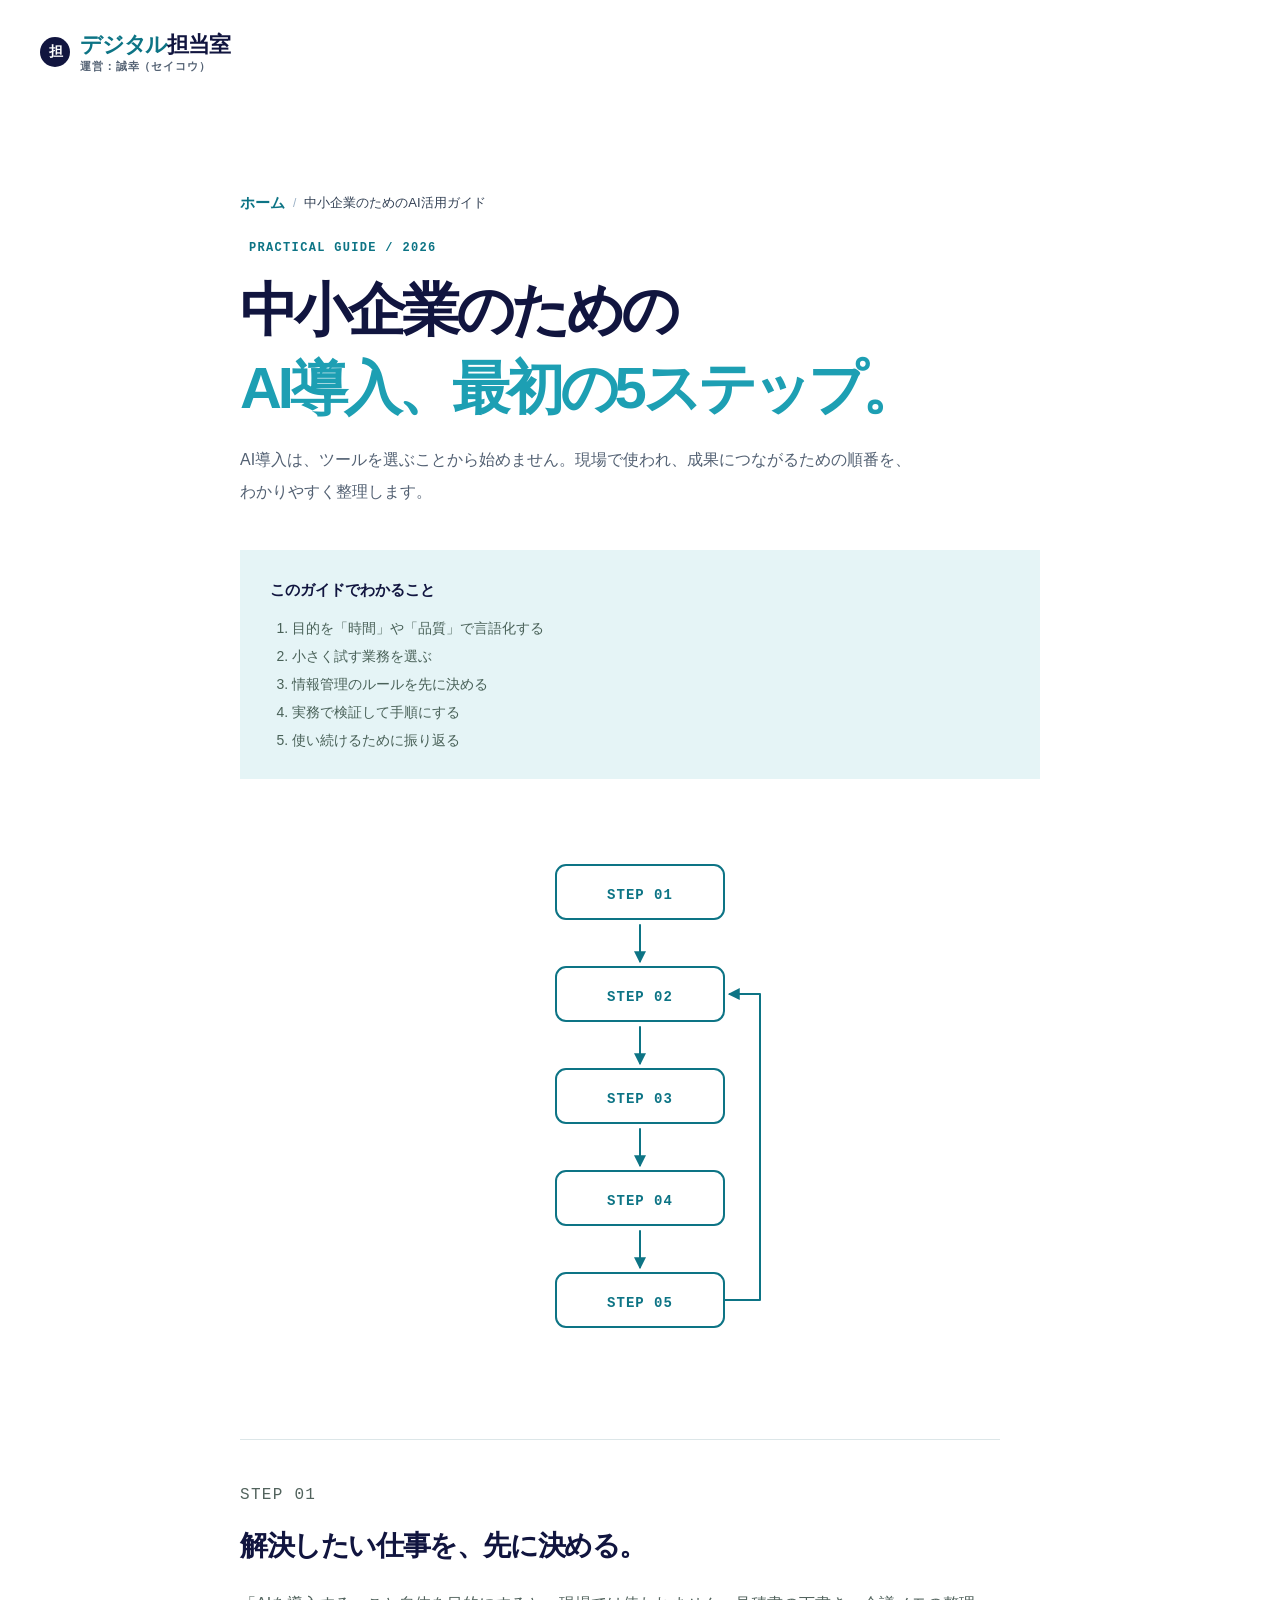
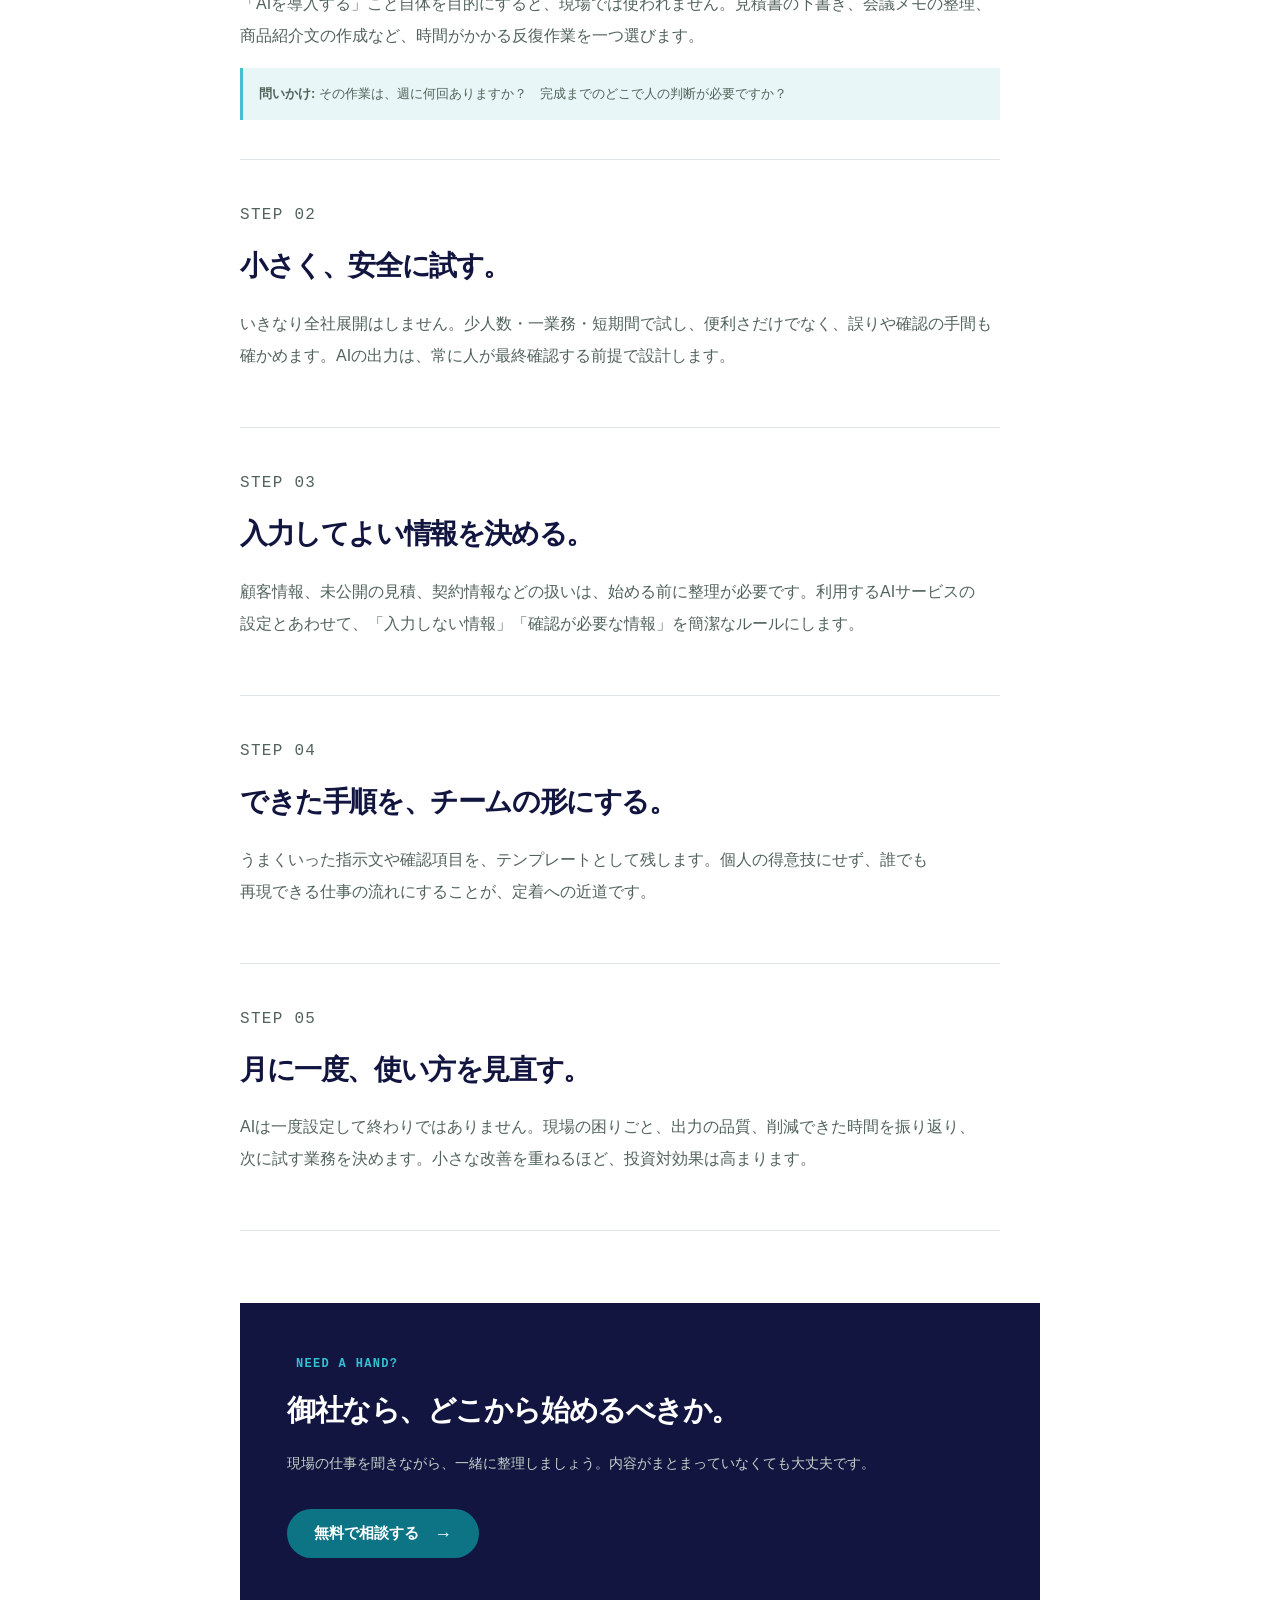
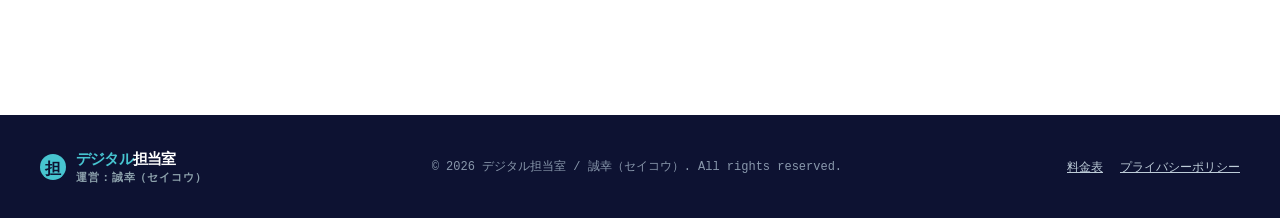
<file: guide.html>
<!doctype html>
<html lang="ja">
  <head>
    <meta charset="UTF-8" />
    <meta name="viewport" content="width=device-width, initial-scale=1, viewport-fit=cover" />
    <meta name="description" content="中小企業がAI導入を始める前に押さえたい5つのステップ。目的整理、対象業務、情報管理、実証、定着をわかりやすく解説します。" />
    <meta name="robots" content="index,follow" />
    <meta property="og:type" content="article" />
    <meta property="og:title" content="中小企業のためのAI活用ガイド | デジタル担当室" />
    <meta property="og:description" content="中小企業がAI導入を始める前に押さえたい5つのステップを解説します。" />
    <meta property="og:url" content="https://www.sei-ko.org/guide.html" />
    <meta property="og:locale" content="ja_JP" />
    <meta property="og:site_name" content="デジタル担当室" />
    <meta property="og:image" content="https://www.sei-ko.org/assets/ogp-guide.jpg?v=20260809.3" />
    <meta property="og:image:width" content="1200" />
    <meta property="og:image:height" content="630" />
    <meta property="og:image:alt" content="中小企業のためのAI導入、最初の5ステップ。デジタル担当室" />
    <meta name="twitter:card" content="summary_large_image" />
    <meta name="twitter:title" content="中小企業のためのAI活用ガイド | デジタル担当室" />
    <meta name="twitter:description" content="中小企業がAI導入を始める前に押さえたい5つのステップを解説します。" />
    <meta name="twitter:image" content="https://www.sei-ko.org/assets/ogp-guide.jpg?v=20260809.3" />
    <meta name="theme-color" content="#11153f" />
    <link rel="canonical" href="https://www.sei-ko.org/guide.html" />
    <link rel="alternate" hreflang="ja" href="https://www.sei-ko.org/guide.html" />
    <link rel="icon" href="/favicon.ico?v=20260809.2" sizes="16x16 32x32 48x48" />
    <link rel="icon" href="/favicon.svg?v=20260809.2" type="image/svg+xml" />
    <link rel="apple-touch-icon" href="/apple-touch-icon.png?v=20260809.2" />
    <link rel="manifest" href="/site.webmanifest?v=20260809.2" />
    <title>中小企業のためのAI活用ガイド | デジタル担当室</title>
    <link rel="stylesheet" href="styles.css?v=20260815.2" />
    <script type="application/ld+json">{"@context":"https://schema.org","@type":"BreadcrumbList","itemListElement":[{"@type":"ListItem","position":1,"name":"ホーム","item":"https://www.sei-ko.org/"},{"@type":"ListItem","position":2,"name":"中小企業のためのAI活用ガイド","item":"https://www.sei-ko.org/guide.html"}]}</script>
    <script type="application/ld+json">{"@context":"https://schema.org","@type":"Article","headline":"中小企業のためのAI導入、最初の5ステップ。","description":"中小企業がAI導入を始める前に押さえたい5つのステップ。目的整理、対象業務、情報管理、実証、定着をわかりやすく解説します。","inLanguage":"ja-JP","datePublished":"2026-07-16","dateModified":"2026-08-10","mainEntityOfPage":"https://www.sei-ko.org/guide.html","image":"https://www.sei-ko.org/assets/ogp-guide.jpg","author":{"@type":"Organization","name":"誠幸（セイコウ）"},"publisher":{"@type":"Organization","name":"誠幸（セイコウ）","logo":{"@type":"ImageObject","url":"https://www.sei-ko.org/apple-touch-icon.png"}}}</script>
  </head>
  <body>
    <a class="skip-link" href="#main-content">本文へ移動</a>
    <header class="site-header">
      <a class="brand" href="index.html"><span class="brand-mark">担</span><span class="brand-copy"><span class="brand-service"><span class="brand-dot">デジタル</span>担当室</span><span class="brand-owner">運営：誠幸（セイコウ）</span></span></a>
    </header>

    <main id="main-content" class="article-page section-wrap">
      <nav class="breadcrumb" aria-label="パンくずリスト">
        <ol>
          <li><a href="index.html">ホーム</a></li>
          <li><span aria-current="page">中小企業のためのAI活用ガイド</span></li>
        </ol>
      </nav>
      <p class="eyebrow"><span></span> PRACTICAL GUIDE / 2026</p>
      <h1>中小企業のための<br /><em>AI導入、最初の5ステップ。</em></h1>
      <p class="article-lead">AI導入は、ツールを選ぶことから始めません。現場で使われ、成果につながるための順番を、わかりやすく整理します。</p>
      <div class="article-toc"><strong>このガイドでわかること</strong><ol><li>目的を「時間」や「品質」で言語化する</li><li>小さく試す業務を選ぶ</li><li>情報管理のルールを先に決める</li><li>実務で検証して手順にする</li><li>使い続けるために振り返る</li></ol></div>
      <div class="article-flow">
        <svg viewBox="0 0 320 560" fill="none" stroke="currentColor" stroke-width="2" stroke-linecap="round" stroke-linejoin="round" role="img" aria-label="AI導入の5ステップ。STEP 01 目的を「時間」や「品質」で言語化する、STEP 02 小さく試す業務を選ぶ、STEP 03 情報管理のルールを先に決める、STEP 04 実務で検証して手順にする、STEP 05 使い続けるために振り返る。この流れを繰り返す。">
          <defs>
            <marker id="article-flow-arrow" viewBox="0 0 8 8" refX="6.5" refY="4" markerWidth="6" markerHeight="6" orient="auto">
              <path d="M 0 0 L 8 4 L 0 8 z" fill="currentColor" stroke="none" />
            </marker>
          </defs>
          <rect x="76" y="18" width="168" height="54" rx="10" fill="#fff" />
          <text x="160" y="52" fill="currentColor" stroke="none" text-anchor="middle" font-family="ui-monospace, SFMono-Regular, Consolas, monospace" font-size="14" font-weight="700" letter-spacing="1">STEP 01</text>
          <path d="M160 78V114" marker-end="url(#article-flow-arrow)" />
          <rect x="76" y="120" width="168" height="54" rx="10" fill="#fff" />
          <text x="160" y="154" fill="currentColor" stroke="none" text-anchor="middle" font-family="ui-monospace, SFMono-Regular, Consolas, monospace" font-size="14" font-weight="700" letter-spacing="1">STEP 02</text>
          <path d="M160 180V216" marker-end="url(#article-flow-arrow)" />
          <rect x="76" y="222" width="168" height="54" rx="10" fill="#fff" />
          <text x="160" y="256" fill="currentColor" stroke="none" text-anchor="middle" font-family="ui-monospace, SFMono-Regular, Consolas, monospace" font-size="14" font-weight="700" letter-spacing="1">STEP 03</text>
          <path d="M160 282V318" marker-end="url(#article-flow-arrow)" />
          <rect x="76" y="324" width="168" height="54" rx="10" fill="#fff" />
          <text x="160" y="358" fill="currentColor" stroke="none" text-anchor="middle" font-family="ui-monospace, SFMono-Regular, Consolas, monospace" font-size="14" font-weight="700" letter-spacing="1">STEP 04</text>
          <path d="M160 384V420" marker-end="url(#article-flow-arrow)" />
          <rect x="76" y="426" width="168" height="54" rx="10" fill="#fff" />
          <text x="160" y="460" fill="currentColor" stroke="none" text-anchor="middle" font-family="ui-monospace, SFMono-Regular, Consolas, monospace" font-size="14" font-weight="700" letter-spacing="1">STEP 05</text>
          <path d="M244 453H280V147H250" marker-end="url(#article-flow-arrow)" />
        </svg>
      </div>
      <article class="article-content">
        <section><p class="step-label">STEP 01</p><h2>解決したい仕事を、先に決める。</h2><p>「AIを導入する」こと自体を目的にすると、現場では使われません。見積書の下書き、会議メモの整理、商品紹介文の作成など、時間がかかる反復作業を一つ選びます。</p><aside><strong>問いかけ:</strong> その作業は、週に何回ありますか？　完成までのどこで人の判断が必要ですか？</aside></section>
        <section><p class="step-label">STEP 02</p><h2>小さく、安全に試す。</h2><p>いきなり全社展開はしません。少人数・一業務・短期間で試し、便利さだけでなく、誤りや確認の手間も確かめます。AIの出力は、常に人が最終確認する前提で設計します。</p></section>
        <section><p class="step-label">STEP 03</p><h2>入力してよい情報を決める。</h2><p>顧客情報、未公開の見積、契約情報などの扱いは、始める前に整理が必要です。利用するAIサービスの設定とあわせて、「入力しない情報」「確認が必要な情報」を簡潔なルールにします。</p></section>
        <section><p class="step-label">STEP 04</p><h2>できた手順を、チームの形にする。</h2><p>うまくいった指示文や確認項目を、テンプレートとして残します。個人の得意技にせず、誰でも再現できる仕事の流れにすることが、定着への近道です。</p></section>
        <section><p class="step-label">STEP 05</p><h2>月に一度、使い方を見直す。</h2><p>AIは一度設定して終わりではありません。現場の困りごと、出力の品質、削減できた時間を振り返り、次に試す業務を決めます。小さな改善を重ねるほど、投資対効果は高まります。</p></section>
      </article>
      <section class="article-cta"><p class="eyebrow"><span></span> NEED A HAND?</p><h2>御社なら、どこから始めるべきか。</h2><p>現場の仕事を聞きながら、一緒に整理しましょう。内容がまとまっていなくても大丈夫です。</p><a class="button primary" href="index.html#contact">無料で相談する <span>→</span></a></section>
    </main>

    <footer>
      <div class="footer-inner">
        <a class="brand" href="index.html"><span class="brand-mark">担</span><span class="brand-copy"><span class="brand-service"><span class="brand-dot">デジタル</span>担当室</span><span class="brand-owner">運営：誠幸（セイコウ）</span></span></a>
        <p>© 2026 デジタル担当室 / 誠幸（セイコウ）. All rights reserved.</p>
        <div><a href="pricing.html">料金表</a><a href="privacy.html">プライバシーポリシー</a></div>
      </div>
    </footer>
  </body>
</html>
</file>
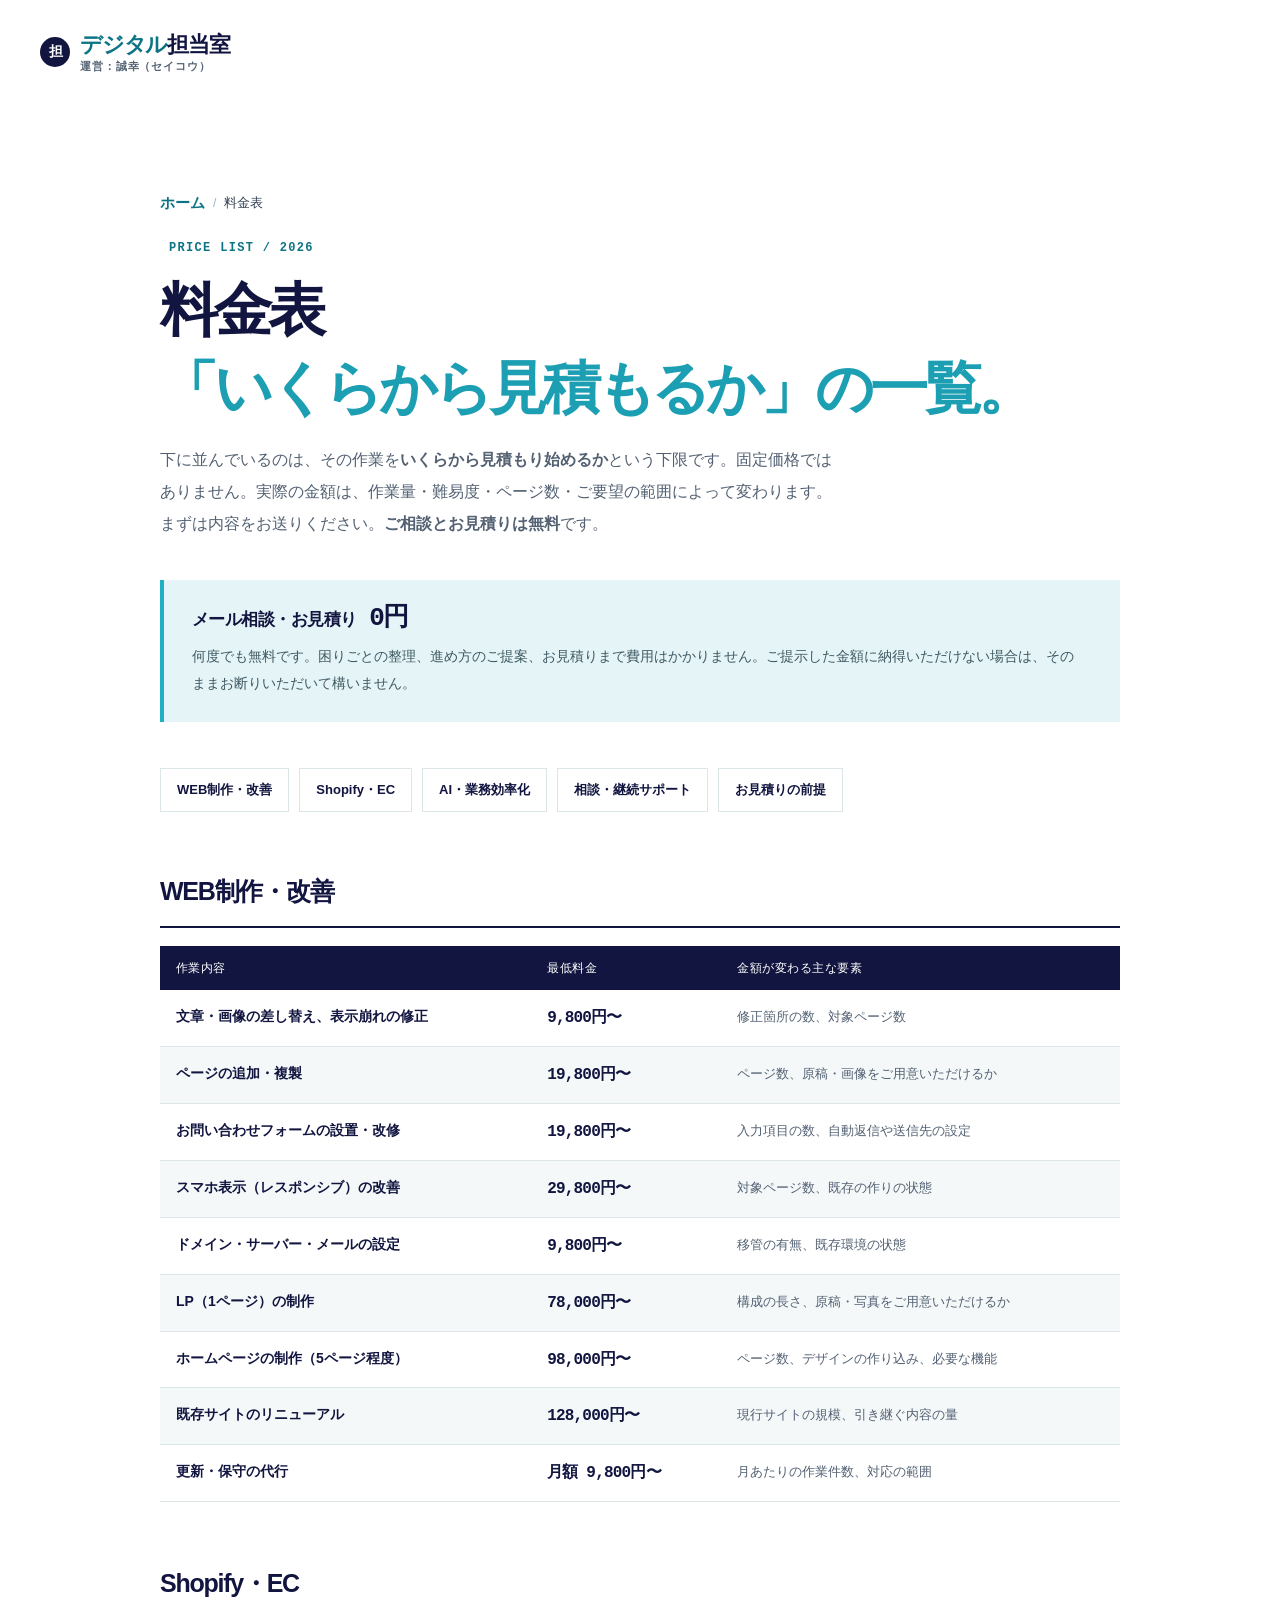
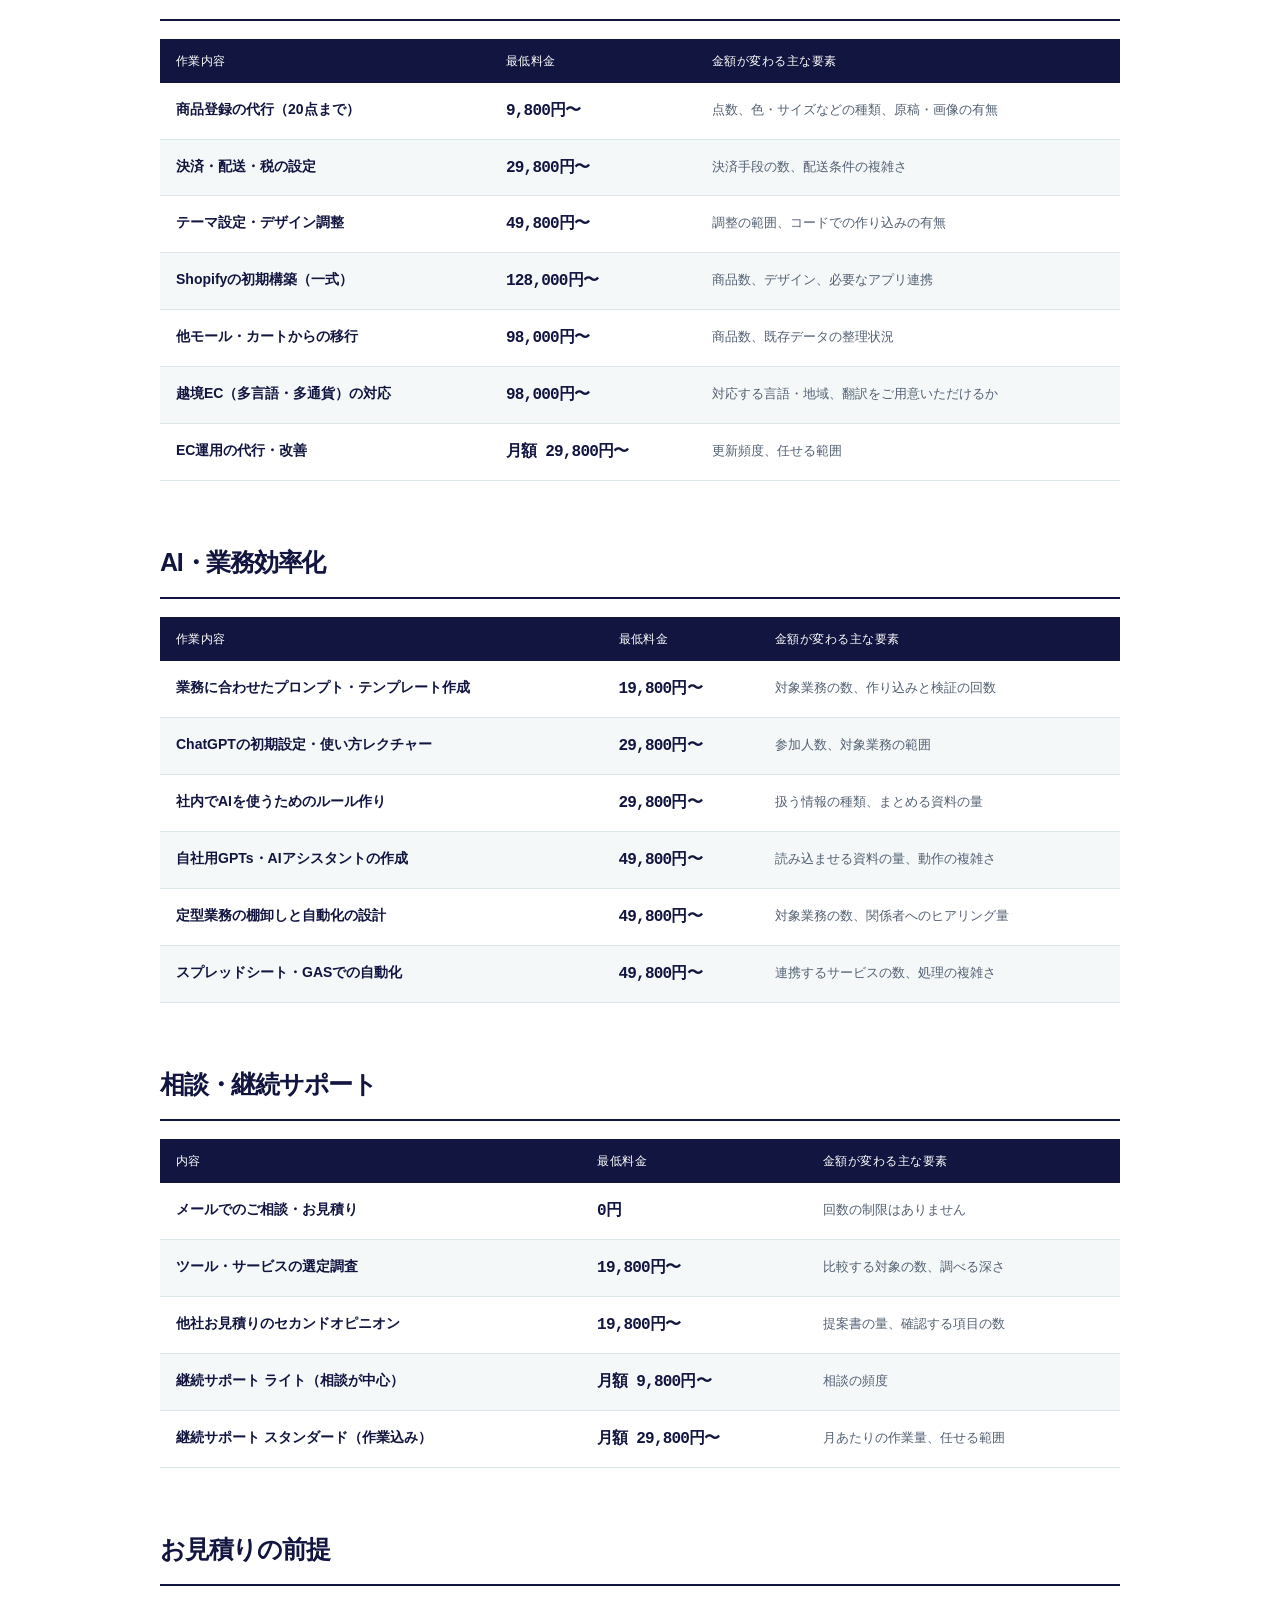
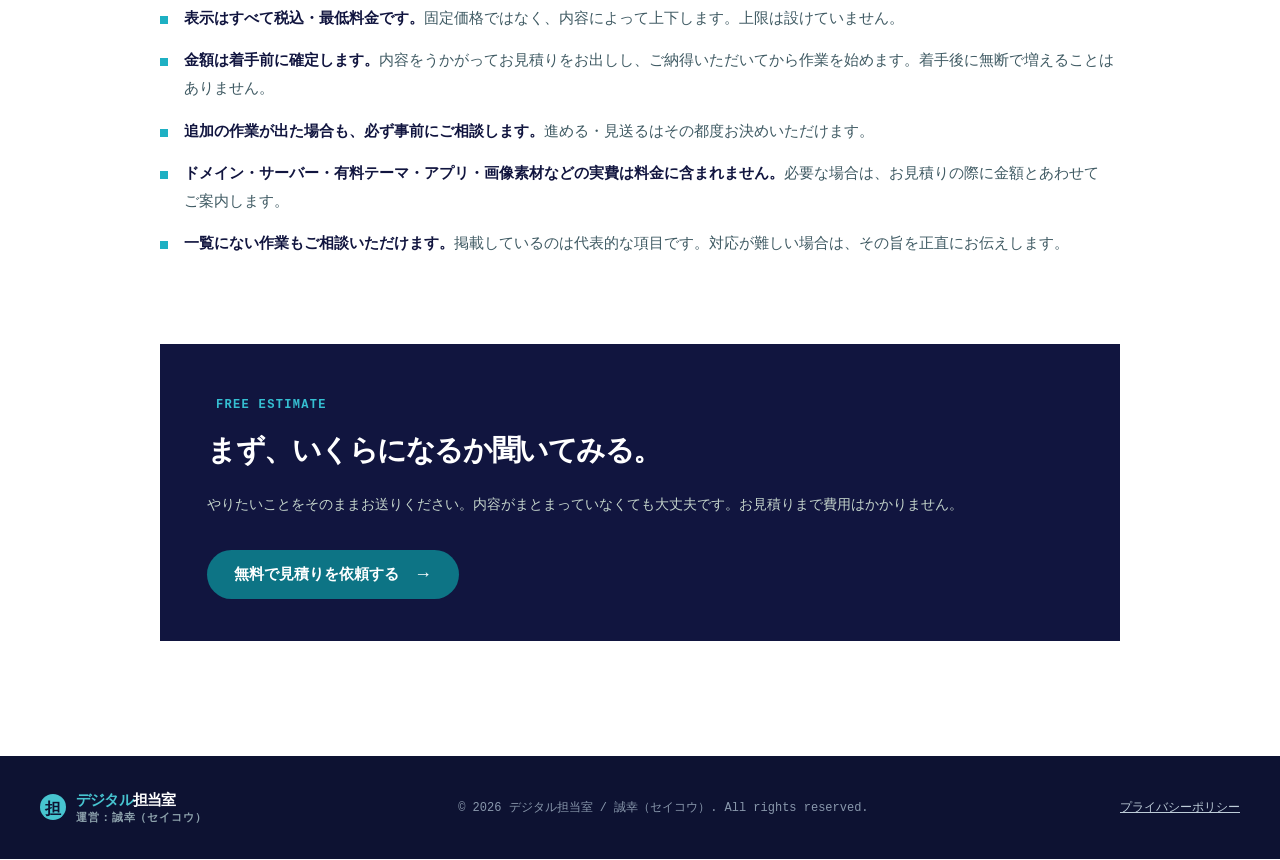
<file: pricing.html>
<!doctype html>
<html lang="ja">
  <head>
    <meta charset="UTF-8" />
    <meta name="viewport" content="width=device-width, initial-scale=1, viewport-fit=cover" />
    <meta name="description" content="デジタル担当室の料金表。WEB制作・修正、Shopify・EC、AI活用・業務効率化、継続サポートの最低料金を項目ごとに掲載。すべて「いくらから見積もるか」の下限で、内容に応じてお見積りします。メール相談は無料。" />
    <meta name="robots" content="index,follow" />
    <meta property="og:type" content="website" />
    <meta property="og:title" content="料金表 | デジタル担当室" />
    <meta property="og:description" content="どの作業がいくらから見積もりになるか、項目ごとに掲載しています。メール相談・お見積りは無料です。" />
    <meta property="og:url" content="https://www.sei-ko.org/pricing.html" />
    <meta property="og:locale" content="ja_JP" />
    <meta property="og:site_name" content="デジタル担当室" />
    <meta property="og:image" content="https://www.sei-ko.org/assets/ogp.jpg?v=20260809.3" />
    <meta property="og:image:width" content="1200" />
    <meta property="og:image:height" content="630" />
    <meta property="og:image:alt" content="デジタル担当室。WEB / EC / AI SUPPORT。WEB・EC・AIの「これ誰に聞けばいい？」を、ひとつの窓口で。運営：誠幸（セイコウ）" />
    <meta name="twitter:card" content="summary_large_image" />
    <meta name="twitter:title" content="料金表 | デジタル担当室" />
    <meta name="twitter:description" content="どの作業がいくらから見積もりになるか、項目ごとに掲載しています。メール相談・お見積りは無料です。" />
    <meta name="twitter:image" content="https://www.sei-ko.org/assets/ogp.jpg?v=20260809.3" />
    <meta name="theme-color" content="#11153f" />
    <link rel="canonical" href="https://www.sei-ko.org/pricing.html" />
    <link rel="alternate" hreflang="ja" href="https://www.sei-ko.org/pricing.html" />
    <link rel="icon" href="/favicon.ico?v=20260809.2" sizes="16x16 32x32 48x48" />
    <link rel="icon" href="/favicon.svg?v=20260809.2" type="image/svg+xml" />
    <link rel="apple-touch-icon" href="/apple-touch-icon.png?v=20260809.2" />
    <link rel="manifest" href="/site.webmanifest?v=20260809.2" />
    <title>料金表 | デジタル担当室</title>
    <link rel="stylesheet" href="styles.css?v=20260815.2" />
    <script type="application/ld+json">{"@context":"https://schema.org","@type":"BreadcrumbList","itemListElement":[{"@type":"ListItem","position":1,"name":"ホーム","item":"https://www.sei-ko.org/"},{"@type":"ListItem","position":2,"name":"料金表","item":"https://www.sei-ko.org/pricing.html"}]}</script>
    <script type="application/ld+json">{"@context":"https://schema.org","@type":"Service","name":"デジタル担当室 料金表","serviceType":"WEB・EC・AIサポート","provider":{"@type":"ProfessionalService","name":"デジタル担当室（運営：誠幸）","url":"https://www.sei-ko.org/"},"areaServed":{"@type":"Country","name":"日本"},"url":"https://www.sei-ko.org/pricing.html","offers":[{"@type":"Offer","name":"メール相談・お見積り","price":"0","priceCurrency":"JPY"},{"@type":"Offer","name":"既存サイトの軽微な修正（1件）","priceSpecification":{"@type":"PriceSpecification","minPrice":"9800","priceCurrency":"JPY","valueAddedTaxIncluded":true}},{"@type":"Offer","name":"ホームページ制作（5ページ程度）","priceSpecification":{"@type":"PriceSpecification","minPrice":"98000","priceCurrency":"JPY","valueAddedTaxIncluded":true}},{"@type":"Offer","name":"Shopify初期構築（一式）","priceSpecification":{"@type":"PriceSpecification","minPrice":"128000","priceCurrency":"JPY","valueAddedTaxIncluded":true}},{"@type":"Offer","name":"AI導入・業務自動化の支援","priceSpecification":{"@type":"PriceSpecification","minPrice":"49800","priceCurrency":"JPY","valueAddedTaxIncluded":true}},{"@type":"Offer","name":"継続サポート（月額）","priceSpecification":{"@type":"PriceSpecification","minPrice":"9800","priceCurrency":"JPY","valueAddedTaxIncluded":true}}]}</script>
    <script type="application/ld+json">{"@context":"https://schema.org","@type":"FAQPage","mainEntity":[{"@type":"Question","name":"表示されている金額で必ず対応してもらえますか？","acceptedAnswer":{"@type":"Answer","text":"掲載しているのは固定価格ではなく最低料金です。作業量、難易度、ページ数、ご要望の範囲によって金額は変わります。内容をうかがったうえでお見積りをお出しし、ご納得いただいてから着手します。着手後に無断で金額が増えることはありません。"}},{"@type":"Question","name":"お見積りは有料ですか？","acceptedAnswer":{"@type":"Answer","text":"いいえ。メールでのご相談とお見積りは何度でも無料です。実作業をご依頼いただく段階で、事前に合意した金額のみが発生します。"}},{"@type":"Question","name":"一覧にない作業も頼めますか？","acceptedAnswer":{"@type":"Answer","text":"はい。掲載しているのは代表的な項目です。一覧にない作業も、内容をうかがったうえで対応可否とお見積りをご案内します。対応が難しい場合はその旨をお伝えします。"}}]}</script>
  </head>
  <body>
    <a class="skip-link" href="#main-content">本文へ移動</a>
    <header class="site-header">
      <a class="brand" href="index.html"><span class="brand-mark">担</span><span class="brand-copy"><span class="brand-service"><span class="brand-dot">デジタル</span>担当室</span><span class="brand-owner">運営：誠幸（セイコウ）</span></span></a>
    </header>

    <main id="main-content" class="article-page rate-page section-wrap">
      <nav class="breadcrumb" aria-label="パンくずリスト">
        <ol>
          <li><a href="index.html">ホーム</a></li>
          <li><span aria-current="page">料金表</span></li>
        </ol>
      </nav>
      <p class="eyebrow"><span></span> PRICE LIST / 2026</p>
      <h1>料金表<br /><em>「いくらから見積もるか」の一覧。</em></h1>
      <p class="article-lead">下に並んでいるのは、その作業を<strong>いくらから見積もり始めるか</strong>という下限です。固定価格ではありません。実際の金額は、作業量・難易度・ページ数・ご要望の範囲によって変わります。まずは内容をお送りください。<strong>ご相談とお見積りは無料</strong>です。</p>

      <div class="rate-callout">
        <p class="rate-callout-price">メール相談・お見積り <b>0円</b></p>
        <p>何度でも無料です。困りごとの整理、進め方のご提案、お見積りまで費用はかかりません。ご提示した金額に納得いただけない場合は、そのままお断りいただいて構いません。</p>
      </div>

      <nav class="rate-jump" aria-label="料金表の目次">
        <a href="#rate-web">WEB制作・改善</a>
        <a href="#rate-ec">Shopify・EC</a>
        <a href="#rate-ai">AI・業務効率化</a>
        <a href="#rate-support">相談・継続サポート</a>
        <a href="#rate-terms">お見積りの前提</a>
      </nav>

      <section class="rate-section" id="rate-web">
        <h2>WEB制作・改善</h2>
        <div class="rate-table-wrap">
          <table class="rate-table">
            <caption class="sr-only">WEB制作・改善の最低料金一覧</caption>
            <thead>
              <tr><th scope="col">作業内容</th><th scope="col">最低料金</th><th scope="col">金額が変わる主な要素</th></tr>
            </thead>
            <tbody>
              <tr><th scope="row">文章・画像の差し替え、表示崩れの修正</th><td><b>9,800円〜</b></td><td>修正箇所の数、対象ページ数</td></tr>
              <tr><th scope="row">ページの追加・複製</th><td><b>19,800円〜</b></td><td>ページ数、原稿・画像をご用意いただけるか</td></tr>
              <tr><th scope="row">お問い合わせフォームの設置・改修</th><td><b>19,800円〜</b></td><td>入力項目の数、自動返信や送信先の設定</td></tr>
              <tr><th scope="row">スマホ表示（レスポンシブ）の改善</th><td><b>29,800円〜</b></td><td>対象ページ数、既存の作りの状態</td></tr>
              <tr><th scope="row">ドメイン・サーバー・メールの設定</th><td><b>9,800円〜</b></td><td>移管の有無、既存環境の状態</td></tr>
              <tr><th scope="row">LP（1ページ）の制作</th><td><b>78,000円〜</b></td><td>構成の長さ、原稿・写真をご用意いただけるか</td></tr>
              <tr><th scope="row">ホームページの制作（5ページ程度）</th><td><b>98,000円〜</b></td><td>ページ数、デザインの作り込み、必要な機能</td></tr>
              <tr><th scope="row">既存サイトのリニューアル</th><td><b>128,000円〜</b></td><td>現行サイトの規模、引き継ぐ内容の量</td></tr>
              <tr><th scope="row">更新・保守の代行</th><td><b>月額 9,800円〜</b></td><td>月あたりの作業件数、対応の範囲</td></tr>
            </tbody>
          </table>
        </div>
      </section>

      <section class="rate-section" id="rate-ec">
        <h2>Shopify・EC</h2>
        <div class="rate-table-wrap">
          <table class="rate-table">
            <caption class="sr-only">Shopify・ECの最低料金一覧</caption>
            <thead>
              <tr><th scope="col">作業内容</th><th scope="col">最低料金</th><th scope="col">金額が変わる主な要素</th></tr>
            </thead>
            <tbody>
              <tr><th scope="row">商品登録の代行（20点まで）</th><td><b>9,800円〜</b></td><td>点数、色・サイズなどの種類、原稿・画像の有無</td></tr>
              <tr><th scope="row">決済・配送・税の設定</th><td><b>29,800円〜</b></td><td>決済手段の数、配送条件の複雑さ</td></tr>
              <tr><th scope="row">テーマ設定・デザイン調整</th><td><b>49,800円〜</b></td><td>調整の範囲、コードでの作り込みの有無</td></tr>
              <tr><th scope="row">Shopifyの初期構築（一式）</th><td><b>128,000円〜</b></td><td>商品数、デザイン、必要なアプリ連携</td></tr>
              <tr><th scope="row">他モール・カートからの移行</th><td><b>98,000円〜</b></td><td>商品数、既存データの整理状況</td></tr>
              <tr><th scope="row">越境EC（多言語・多通貨）の対応</th><td><b>98,000円〜</b></td><td>対応する言語・地域、翻訳をご用意いただけるか</td></tr>
              <tr><th scope="row">EC運用の代行・改善</th><td><b>月額 29,800円〜</b></td><td>更新頻度、任せる範囲</td></tr>
            </tbody>
          </table>
        </div>
      </section>

      <section class="rate-section" id="rate-ai">
        <h2>AI・業務効率化</h2>
        <div class="rate-table-wrap">
          <table class="rate-table">
            <caption class="sr-only">AI・業務効率化の最低料金一覧</caption>
            <thead>
              <tr><th scope="col">作業内容</th><th scope="col">最低料金</th><th scope="col">金額が変わる主な要素</th></tr>
            </thead>
            <tbody>
              <tr><th scope="row">業務に合わせたプロンプト・テンプレート作成</th><td><b>19,800円〜</b></td><td>対象業務の数、作り込みと検証の回数</td></tr>
              <tr><th scope="row">ChatGPTの初期設定・使い方レクチャー</th><td><b>29,800円〜</b></td><td>参加人数、対象業務の範囲</td></tr>
              <tr><th scope="row">社内でAIを使うためのルール作り</th><td><b>29,800円〜</b></td><td>扱う情報の種類、まとめる資料の量</td></tr>
              <tr><th scope="row">自社用GPTs・AIアシスタントの作成</th><td><b>49,800円〜</b></td><td>読み込ませる資料の量、動作の複雑さ</td></tr>
              <tr><th scope="row">定型業務の棚卸しと自動化の設計</th><td><b>49,800円〜</b></td><td>対象業務の数、関係者へのヒアリング量</td></tr>
              <tr><th scope="row">スプレッドシート・GASでの自動化</th><td><b>49,800円〜</b></td><td>連携するサービスの数、処理の複雑さ</td></tr>
            </tbody>
          </table>
        </div>
      </section>

      <section class="rate-section" id="rate-support">
        <h2>相談・継続サポート</h2>
        <div class="rate-table-wrap">
          <table class="rate-table">
            <caption class="sr-only">相談・継続サポートの最低料金一覧</caption>
            <thead>
              <tr><th scope="col">内容</th><th scope="col">最低料金</th><th scope="col">金額が変わる主な要素</th></tr>
            </thead>
            <tbody>
              <tr><th scope="row">メールでのご相談・お見積り</th><td><b>0円</b></td><td>回数の制限はありません</td></tr>
              <tr><th scope="row">ツール・サービスの選定調査</th><td><b>19,800円〜</b></td><td>比較する対象の数、調べる深さ</td></tr>
              <tr><th scope="row">他社お見積りのセカンドオピニオン</th><td><b>19,800円〜</b></td><td>提案書の量、確認する項目の数</td></tr>
              <tr><th scope="row">継続サポート ライト（相談が中心）</th><td><b>月額 9,800円〜</b></td><td>相談の頻度</td></tr>
              <tr><th scope="row">継続サポート スタンダード（作業込み）</th><td><b>月額 29,800円〜</b></td><td>月あたりの作業量、任せる範囲</td></tr>
            </tbody>
          </table>
        </div>
      </section>

      <section class="rate-section" id="rate-terms">
        <h2>お見積りの前提</h2>
        <ul class="rate-terms">
          <li><b>表示はすべて税込・最低料金です。</b>固定価格ではなく、内容によって上下します。上限は設けていません。</li>
          <li><b>金額は着手前に確定します。</b>内容をうかがってお見積りをお出しし、ご納得いただいてから作業を始めます。着手後に無断で増えることはありません。</li>
          <li><b>追加の作業が出た場合も、必ず事前にご相談します。</b>進める・見送るはその都度お決めいただけます。</li>
          <li><b>ドメイン・サーバー・有料テーマ・アプリ・画像素材などの実費は料金に含まれません。</b>必要な場合は、お見積りの際に金額とあわせてご案内します。</li>
          <li><b>一覧にない作業もご相談いただけます。</b>掲載しているのは代表的な項目です。対応が難しい場合は、その旨を正直にお伝えします。</li>
        </ul>
        <!-- TODO(user): お支払い方法・支払時期（前払い/後払い・分割の可否）を確定したらここに追記する -->
      </section>

      <section class="article-cta">
        <p class="eyebrow"><span></span> FREE ESTIMATE</p>
        <h2>まず、いくらになるか聞いてみる。</h2>
        <p>やりたいことをそのままお送りください。内容がまとまっていなくても大丈夫です。お見積りまで費用はかかりません。</p>
        <a class="button primary" href="index.html#contact">無料で見積りを依頼する <span>→</span></a>
      </section>
    </main>

    <footer>
      <div class="footer-inner">
        <a class="brand" href="index.html"><span class="brand-mark">担</span><span class="brand-copy"><span class="brand-service"><span class="brand-dot">デジタル</span>担当室</span><span class="brand-owner">運営：誠幸（セイコウ）</span></span></a>
        <p>© 2026 デジタル担当室 / 誠幸（セイコウ）. All rights reserved.</p>
        <div><a href="privacy.html">プライバシーポリシー</a></div>
      </div>
    </footer>
  </body>
</html>
</file>
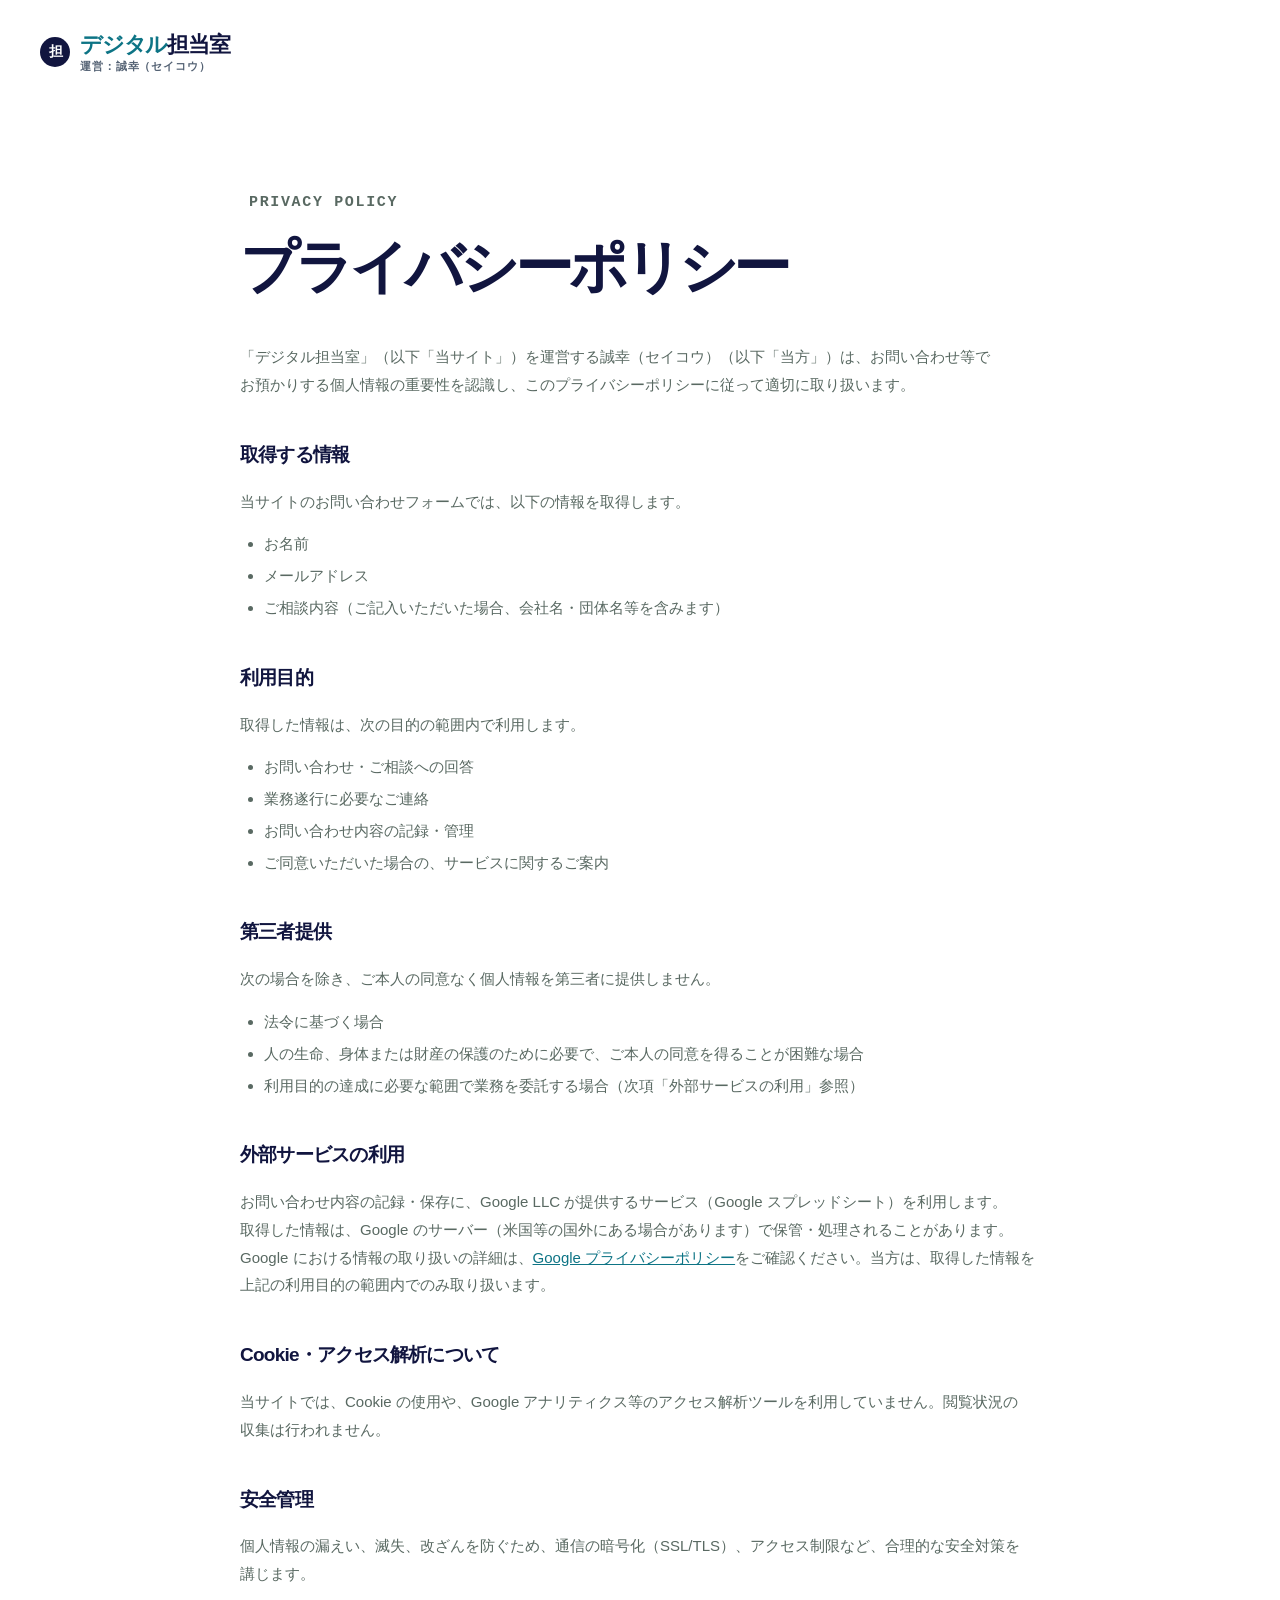
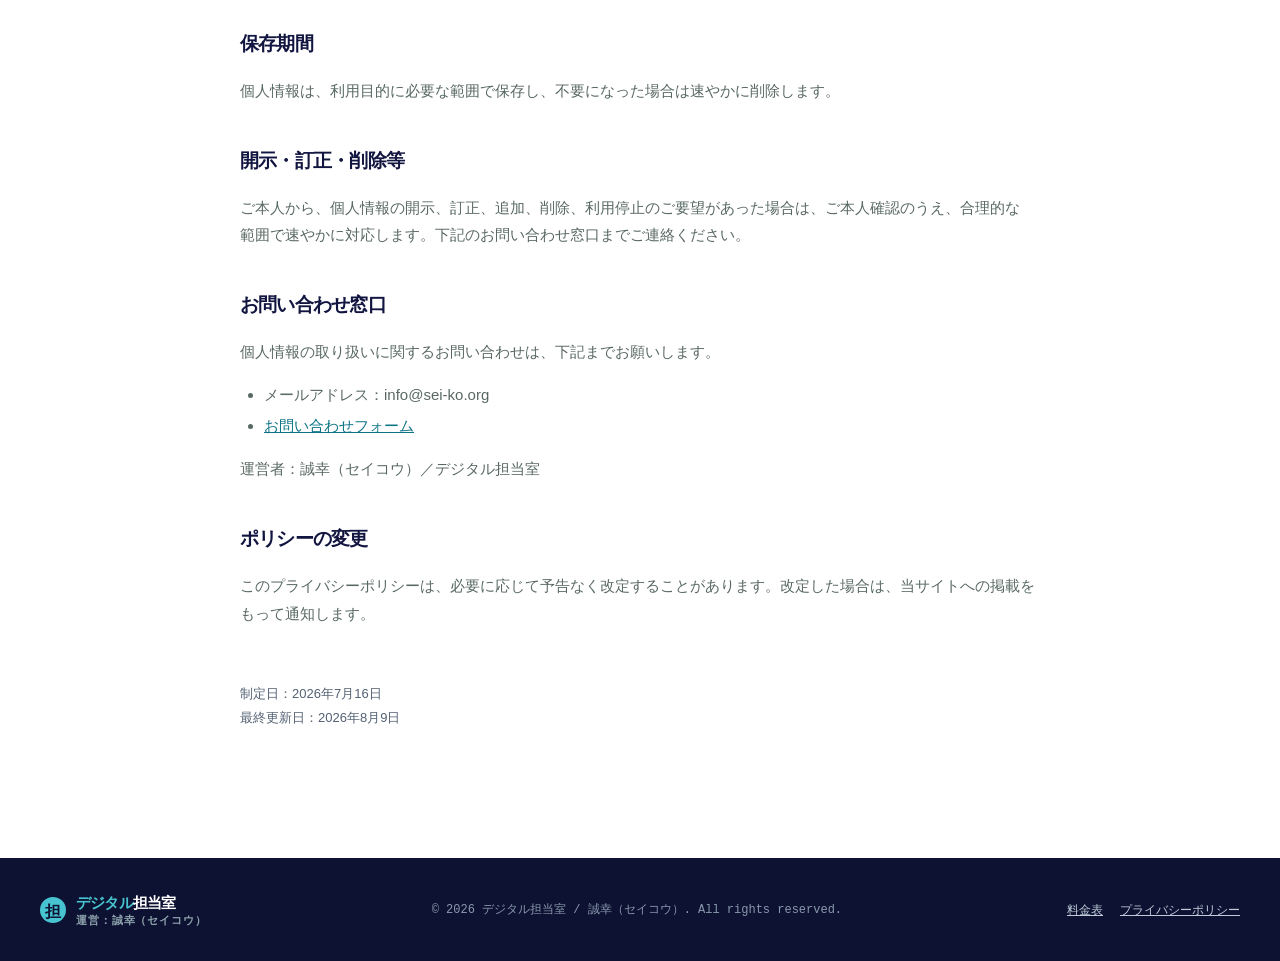
<file: privacy.html>
<!doctype html>
<html lang="ja">
  <head>
    <meta charset="UTF-8" />
    <meta name="viewport" content="width=device-width, initial-scale=1, viewport-fit=cover" />
    <meta name="description" content="デジタル担当室（運営：誠幸）のプライバシーポリシー。お問い合わせで取得する個人情報の取り扱い、利用目的、外部サービス、お問い合わせ窓口について説明します。" />
    <meta name="robots" content="noindex,follow" />
    <meta property="og:type" content="website" />
    <meta property="og:title" content="プライバシーポリシー | デジタル担当室" />
    <meta property="og:url" content="https://www.sei-ko.org/privacy.html" />
    <meta property="og:locale" content="ja_JP" />
    <meta property="og:site_name" content="デジタル担当室" />
    <meta property="og:image" content="https://www.sei-ko.org/assets/ogp.jpg?v=20260809.3" />
    <meta property="og:image:width" content="1200" />
    <meta property="og:image:height" content="630" />
    <meta property="og:image:alt" content="デジタル担当室。WEB / EC / AI SUPPORT。WEB・EC・AIの「これ誰に聞けばいい？」を、ひとつの窓口で。運営：誠幸（セイコウ）" />
    <meta name="twitter:card" content="summary_large_image" />
    <meta name="twitter:title" content="プライバシーポリシー | デジタル担当室" />
    <meta name="twitter:image" content="https://www.sei-ko.org/assets/ogp.jpg?v=20260809.3" />
    <meta name="theme-color" content="#11153f" />
    <link rel="canonical" href="https://www.sei-ko.org/privacy.html" />
    <link rel="alternate" hreflang="ja" href="https://www.sei-ko.org/privacy.html" />
    <link rel="icon" href="/favicon.ico?v=20260809.2" sizes="16x16 32x32 48x48" />
    <link rel="icon" href="/favicon.svg?v=20260809.2" type="image/svg+xml" />
    <link rel="apple-touch-icon" href="/apple-touch-icon.png?v=20260809.2" />
    <link rel="manifest" href="/site.webmanifest?v=20260809.2" />
    <title>プライバシーポリシー | デジタル担当室</title>
    <link rel="stylesheet" href="styles.css?v=20260815.2" />
  </head>
  <body>
    <a class="skip-link" href="#main-content">本文へ移動</a>
    <header class="site-header">
      <a class="brand" href="index.html"><span class="brand-mark">担</span><span class="brand-copy"><span class="brand-service"><span class="brand-dot">デジタル</span>担当室</span><span class="brand-owner">運営：誠幸（セイコウ）</span></span></a>
    </header>

    <main id="main-content" class="legal-page section-wrap">
      <p class="eyebrow"><span></span> PRIVACY POLICY</p>
      <h1>プライバシーポリシー</h1>
      <p>「デジタル担当室」（以下「当サイト」）を運営する誠幸（セイコウ）（以下「当方」）は、お問い合わせ等でお預かりする個人情報の重要性を認識し、このプライバシーポリシーに従って適切に取り扱います。</p>

      <h2>取得する情報</h2>
      <p>当サイトのお問い合わせフォームでは、以下の情報を取得します。</p>
      <ul>
        <li>お名前</li>
        <li>メールアドレス</li>
        <li>ご相談内容（ご記入いただいた場合、会社名・団体名等を含みます）</li>
      </ul>

      <h2>利用目的</h2>
      <p>取得した情報は、次の目的の範囲内で利用します。</p>
      <ul>
        <li>お問い合わせ・ご相談への回答</li>
        <li>業務遂行に必要なご連絡</li>
        <li>お問い合わせ内容の記録・管理</li>
        <li>ご同意いただいた場合の、サービスに関するご案内</li>
      </ul>

      <h2>第三者提供</h2>
      <p>次の場合を除き、ご本人の同意なく個人情報を第三者に提供しません。</p>
      <ul>
        <li>法令に基づく場合</li>
        <li>人の生命、身体または財産の保護のために必要で、ご本人の同意を得ることが困難な場合</li>
        <li>利用目的の達成に必要な範囲で業務を委託する場合（次項「外部サービスの利用」参照）</li>
      </ul>

      <h2>外部サービスの利用</h2>
      <p>お問い合わせ内容の記録・保存に、Google LLC が提供するサービス（Google スプレッドシート）を利用します。取得した情報は、Google のサーバー（米国等の国外にある場合があります）で保管・処理されることがあります。Google における情報の取り扱いの詳細は、<a href="https://policies.google.com/privacy" target="_blank" rel="noopener noreferrer">Google プライバシーポリシー</a>をご確認ください。当方は、取得した情報を上記の利用目的の範囲内でのみ取り扱います。</p>

      <h2>Cookie・アクセス解析について</h2>
      <p>当サイトでは、Cookie の使用や、Google アナリティクス等のアクセス解析ツールを利用していません。閲覧状況の収集は行われません。</p>

      <h2>安全管理</h2>
      <p>個人情報の漏えい、滅失、改ざんを防ぐため、通信の暗号化（SSL/TLS）、アクセス制限など、合理的な安全対策を講じます。</p>

      <h2>保存期間</h2>
      <p>個人情報は、利用目的に必要な範囲で保存し、不要になった場合は速やかに削除します。</p>

      <h2>開示・訂正・削除等</h2>
      <p>ご本人から、個人情報の開示、訂正、追加、削除、利用停止のご要望があった場合は、ご本人確認のうえ、合理的な範囲で速やかに対応します。下記のお問い合わせ窓口までご連絡ください。</p>

      <h2>お問い合わせ窓口</h2>
      <p>個人情報の取り扱いに関するお問い合わせは、下記までお願いします。</p>
      <ul>
        <li>メールアドレス：info@sei-ko.org</li>
        <li><a href="index.html#contact">お問い合わせフォーム</a></li>
      </ul>
      <p>運営者：誠幸（セイコウ）／デジタル担当室</p>

      <h2>ポリシーの変更</h2>
      <p>このプライバシーポリシーは、必要に応じて予告なく改定することがあります。改定した場合は、当サイトへの掲載をもって通知します。</p>

      <p class="legal-date">制定日：2026年7月16日<br />最終更新日：2026年8月9日</p>
    </main>

    <footer>
      <div class="footer-inner">
        <a class="brand" href="index.html"><span class="brand-mark">担</span><span class="brand-copy"><span class="brand-service"><span class="brand-dot">デジタル</span>担当室</span><span class="brand-owner">運営：誠幸（セイコウ）</span></span></a>
        <p>© 2026 デジタル担当室 / 誠幸（セイコウ）. All rights reserved.</p>
        <div><a href="pricing.html">料金表</a><a href="privacy.html">プライバシーポリシー</a></div>
      </div>
    </footer>
  </body>
</html>
</file>
<file: styles.css>
/**
 * デジタル担当室 - スタイルシート
 *
 * 構成:
 * 1. CSS変数 (デザインシステム)
 * 2. リセット・ベーススタイル
 * 3. レイアウトユーティリティ
 * 4. ヘッダー・ナビゲーション
 * 5. ヒーローセクション
 * 6. サービスセクション
 * 7. 準備度診断
 * 8. ケーススタディ
 * 9. プロセス・タイムライン
 * 10. 料金プラン
 * 11. FAQ
 * 12. お問い合わせフォーム
 * 13. フッター
 * 14. アニメーション
 * 15. アクセシビリティ
 * 16. レスポンシブデザイン
 */

/* ==========================================================================
   1. CSS変数 (デザインシステム)
   ========================================================================== */

:root {
  /* カラーパレット */
  --ink: #11153f;
  --pine: #11153f;
  --mint: #e7f8fa;
  --lime: #35bfd2;
  --accent-strong: #0d7485;
  --cream: #fff;
  --sand: #f4f8f9;
  --line: #dce6e8;
  --muted: #536173;

  /* タイポグラフィ */
  --display: -apple-system, BlinkMacSystemFont, "Hiragino Kaku Gothic ProN", "Yu Gothic", Meiryo, sans-serif;
  --mono: ui-monospace, SFMono-Regular, Consolas, monospace;
}

/* ==========================================================================
   2. リセット・ベーススタイル
   ========================================================================== */

*,
*::before,
*::after {
  box-sizing: border-box;
}

html {
  scroll-behavior: smooth;
}

body {
  margin: 0;
  background: var(--cream);
  color: var(--ink);
  font-family: var(--display);
  font-size: 16px;
  line-height: 1.85;
  overflow-x: hidden;
  line-break: strict;
  overflow-wrap: break-word;
  word-break: auto-phrase;
}

h1, h2, h3, h4, h5, h6, p, legend, summary, blockquote {
  line-break: strict;
  word-break: auto-phrase;
}

/* 単語・文節の自然な折り返し保護 */
.nobr {
  display: inline-block;
}

.pc-only {
  display: inline;
}

@media (max-width: 768px) {
  .pc-only {
    display: none;
  }
}

/* ==========================================================================
   3. レイアウトユーティリティ
   ========================================================================== */

.section-wrap {
  max-width: 1280px;
  margin: auto;
  padding-left: 40px;
  padding-right: 40px;
}

.section-pad {
  padding-top: 118px;
  padding-bottom: 118px;
}

/* ==========================================================================
   4. ヘッダー・ナビゲーション
   ========================================================================== */

.site-header {
  height: 104px;
  max-width: 1440px;
  margin: auto;
  padding: 0 40px;
  display: flex;
  align-items: center;
  justify-content: space-between;
  position: relative;
  z-index: 5;
}

/* ブランドロゴ */
.brand {
  color: var(--ink);
  text-decoration: none;
  font-weight: 800;
  letter-spacing: -0.055em;
  font-size: 22px;
  display: flex;
  align-items: center;
  gap: 10px;
}

.brand-mark {
  width: 30px;
  height: 30px;
  display: grid;
  place-items: center;
  color: #fff;
  background: var(--ink);
  font-family: var(--display);
  font-size: 14px;
  font-weight: 800;
  border-radius: 50%;
}

.brand-copy {
  display: flex;
  flex-direction: column;
  align-items: flex-start;
  line-height: 1.15;
}

.brand-service {
  white-space: nowrap;
}

.brand-dot {
  color: var(--accent-strong);
}

.brand-owner {
  margin-top: 3px;
  color: var(--muted);
  font-size: 11px;
  font-weight: 600;
  letter-spacing: 0.08em;
}

/* ナビゲーション */
nav {
  display: flex;
  gap: 28px;
}

nav a {
  color: var(--ink);
  font-size: 15px;
  font-weight: 700;
  text-decoration: none;
  transition: color 0.2s;
}

nav a:hover {
  color: var(--accent-strong);
}

/* ヘッダーCTAボタン */
.header-cta {
  display: flex;
  align-items: center;
  gap: 11px;
  background: var(--accent-strong);
  color: white;
  text-decoration: none;
  border-radius: 999px;
  padding: 12px 23px;
  font-weight: 700;
  font-size: 15px;
}

.header-cta span {
  color: #fff;
}

/* モバイルナビゲーション */
.mobile-nav {
  display: none;
}

/* ==========================================================================
   5. ヒーローセクション
   ========================================================================== */

.hero {
  min-height: 575px;
  display: grid;
  grid-template-columns: 0.88fr 1.12fr;
  align-items: center;
  gap: 58px;
  padding-top: 48px;
  padding-bottom: 82px;
}

/* アイブラウ (セクションラベル) */
.eyebrow {
  display: flex;
  align-items: center;
  gap: 9px;
  color: var(--accent-strong);
  font: 500 12px/1.2 var(--mono);
  letter-spacing: 0.11em;
  font-weight: 700;
}

.eyebrow span {
  width: 0;
}

.eyebrow.light {
  color: #a8c7bc;
}

/* 見出し */
.hero h1,
.section-heading h2,
.case-header h2,
.process h2,
.pricing h2,
.faq h2,
.contact h2 {
  color: var(--ink);
  font-size: clamp(35px, 4.1vw, 56px);
  line-height: 1.35;
  letter-spacing: -0.075em;
  margin: 15px 0 21px;
  font-weight: 700;
}

.hero h1 {
  font-size: clamp(42px, 4.5vw, 61px);
  line-height: 1.28;
  margin: 18px 0 20px;
}

.hero h1 .nobr {
  display: inline;
  white-space: nowrap;
}

.hero h1 em {
  display: inline;
  color: #fff;
  background: var(--accent-strong);
  padding: 0 0.17em 0.06em;
  font-style: normal;
  box-decoration-break: clone;
  -webkit-box-decoration-break: clone;
}

/* ヒーローテキスト */
.hero-text {
  color: #435065;
  font-size: 16px;
  line-height: 2;
  max-width: 510px;
  margin: 0;
}

/* アクションボタン */
.hero-actions {
  display: flex;
  align-items: center;
  gap: 23px;
  margin-top: 27px;
}

/* ボタン共通スタイル */
.button {
  border: 0;
  cursor: pointer;
  display: inline-flex;
  align-items: center;
  justify-content: center;
  gap: 15px;
  padding: 15px 27px;
  border-radius: 999px;
  text-decoration: none;
  font: 700 15px var(--display);
  transition: transform 0.2s, box-shadow 0.2s;
}

.button:hover {
  transform: translateY(-2px);
  box-shadow: 0 10px 20px #11153f24;
}

.button.primary {
  background: var(--accent-strong);
  color: white;
}

.button span {
  color: #fff;
  font-size: 18px;
  line-height: 1;
}

/* セカンダリボタン: primary と並べたときの控えめな選択肢 */
.button.ghost {
  background: #fff;
  color: var(--ink);
  border: 1px solid #cfe1e4;
}

.button.ghost span {
  color: var(--accent-strong);
}

/* テキストリンク */
.text-link {
  color: var(--ink);
  font-weight: 700;
  font-size: 14px;
  text-decoration: underline;
  text-underline-offset: 5px;
}

.text-link span {
  color: var(--accent-strong);
  margin-left: 5px;
}

/* 信頼性インジケーター */
.trust-row {
  display: flex;
  flex-wrap: wrap;
  gap: 22px;
  margin-top: 38px;
}

.trust-row > div {
  display: grid;
  grid-template-columns: auto 1fr;
  column-gap: 8px;
  align-items: end;
  background: #f1fafb;
  padding: 10px 13px;
  border-radius: 3px;
}

.trust-row strong {
  color: var(--accent-strong);
  font: 500 17px/1 var(--mono);
  letter-spacing: -0.08em;
}

.trust-row span {
  font-size: 12px;
  line-height: 1.2;
  color: #576679;
  padding-bottom: 1px;
}

/* ヒーロー画像 */
.hero-art.hero-photo {
  height: 462px;
  overflow: hidden;
  border-radius: 235px 0 0 235px;
  background: #ecf2f2;
  isolation: auto;
}

.hero-photo picture {
  display: block;
  width: 100%;
  height: 100%;
}

.hero-photo img {
  width: 100%;
  height: 100%;
  object-fit: cover;
  display: block;
}

/* ==========================================================================
   6. サービスセクション
   ========================================================================== */

/* 問題提起ストリップ */
.problem-strip {
  background: #f5f9fa;
  color: var(--ink);
  border-top: 1px solid #e6eff0;
  border-bottom: 1px solid #e6eff0;
}

.problem-grid {
  min-height: 260px;
  display: grid;
  grid-template-columns: 0.85fr 1.2fr 1fr;
  align-items: center;
  gap: 34px;
}

.problem-grid .eyebrow {
  color: var(--accent-strong);
}

.problem-grid h2 {
  font-size: 29px;
  letter-spacing: -0.06em;
  line-height: 1.48;
  margin: 0;
}

.problem-grid h2 em {
  font-style: normal;
  color: #1599ad;
}

.problem-list p {
  color: #3d5060;
  border-bottom: 1px solid #d4e4e7;
  margin: 0;
  padding: 10px 0;
  font-size: 15px;
}

.problem-list span {
  font: 12px var(--mono);
  color: var(--accent-strong);
  margin-right: 12px;
}

/* 課題リスト末尾の締め文 */
.problem-list .problem-note {
  border-bottom: 0;
  padding-top: 16px;
  color: #11153f;
  font-weight: 700;
}

/* セクション見出し */
.section-heading {
  display: grid;
  grid-template-columns: 1fr 1fr;
  column-gap: 100px;
  align-items: end;
}

.section-heading .eyebrow {
  grid-column: 1;
}

.section-heading h2 {
  grid-column: 1;
  margin-bottom: 0;
}

.section-heading h2 strong,
.process h2 strong {
  font-weight: inherit;
  color: #1fa6b9;
}

.section-heading > p:last-child {
  color: #526174;
  font-size: 15px;
  line-height: 2;
  max-width: 410px;
}

/* サービスグリッド */
.service-grid {
  display: grid;
  grid-template-columns: repeat(2, 1fr);
  gap: 20px;
  margin-top: 48px;
}

.service-card {
  min-height: 320px;
  padding: 28px 29px;
  position: relative;
  border-radius: 0;
  border: 1px solid #dce8ea;
  background: #fff !important;
  color: var(--ink) !important;
  box-shadow: 0 11px 30px #10163f0b;
  display: flex;
  flex-direction: column;
}

/* サービスカード上部のアクセントライン */
.service-card:before {
  content: '';
  display: block;
  width: 42px;
  height: 5px;
  background: #43c2d0;
  margin: -28px -29px 28px;
}

.service-card:nth-child(2):before {
  background: #a9dfe4;
}

.service-card:nth-child(3):before {
  background: #11153f;
}

.service-card:nth-child(4):before {
  background: #6fd0da;
}

.card-number {
  font: 500 12px var(--mono);
  letter-spacing: 0.07em;
  margin: 0;
  color: var(--accent-strong);
}

.service-icon {
  margin-top: 27px;
  width: 44px;
  height: 44px;
  display: grid;
  place-items: center;
  border: 1px solid #9edbe2;
  border-radius: 50%;
  color: var(--accent-strong);
}

/* アイコンSVGのサイズはここで制御する（SVG側に width/height を書かない） */
.service-icon svg {
  width: 22px;
  height: 22px;
}

.service-card h3 {
  font-size: 24px;
  letter-spacing: -0.06em;
  margin: 22px 0 9px;
  color: var(--ink);
}

.service-card > p:not(.card-number) {
  font-size: 15px;
  line-height: 1.9;
  color: #536273;
  margin: 0;
}

.service-card ul {
  margin-top: auto;
  margin-bottom: 0;
  padding: 16px 0 0;
  list-style: none;
  border-top: 1px solid #dce8ea;
  color: #536273;
  font-size: 13px;
  line-height: 2;
}

.service-card li:before {
  content: '→';
  margin-right: 7px;
  color: var(--accent-strong);
}

/* ==========================================================================
   7. 準備度診断
   ========================================================================== */

.readiness {
  padding-top: 0;
}

.readiness-box {
  background: #11153f;
  color: #fff;
  display: grid;
  grid-template-columns: 0.8fr 1.2fr;
  gap: 55px;
  padding: 54px 58px;
}

.readiness-intro h2 {
  font-size: 34px;
  line-height: 1.45;
  letter-spacing: -0.07em;
  margin: 13px 0;
  color: #fff;
}

.readiness-intro h2 em {
  font-style: normal;
  color: #68d6e2;
}

.readiness-intro > p:last-child {
  font-size: 14px;
  line-height: 2;
  color: #c1d3df;
}

.readiness-form .question-item {
  border-top: 1px solid #44506e;
  padding: 14px 0 13px;
}

.readiness-form .question-item p {
  font-size: 15px;
  font-weight: 600;
  padding: 0 0 8px;
  line-height: 1.6;
  margin: 0;
}

.readiness-form .question-item p b {
  font: 500 12px var(--mono);
  color: #63d5e3;
  margin-right: 8px;
}

.readiness-form label {
  display: inline-flex;
  align-items: center;
  margin: 0 16px 8px 0;
  font-size: 13px;
  color: #d0d9e6;
  cursor: pointer;
}

.readiness-form input {
  accent-color: #45c9d7;
  margin: 0 5px 0 0;
}

.readiness-form .button.primary {
  background: var(--accent-strong);
  margin-top: 11px;
}

.readiness-result {
  opacity: 0;
  visibility: hidden;
  transition: opacity 0.5s ease, transform 0.5s ease;
  transform: translateY(10px);
  background: #fffdf8;
  padding: 13px 15px;
  color: #36485d;
  font-size: 14px;
  line-height: 1.8;
}

.readiness-result.is-active {
  opacity: 1;
  visibility: visible;
  transform: translateY(0);
  margin: 16px 0 0;
}

.readiness-result strong {
  color: var(--accent-strong);
}

/* ==========================================================================
   8. ケーススタディ
   ========================================================================== */

.cases {
  background: #f4f8f9;
}

.case-header {
  display: flex;
  justify-content: space-between;
  align-items: end;
  gap: 35px;
}

.case-header h2 {
  font-size: 44px;
  margin-bottom: 0;
}

.case-header > p {
  max-width: 300px;
  color: #516075;
  font-size: 14px;
  margin: 0 0 5px;
}

/* ケースタブ */
.case-tabs {
  margin: 46px 0 0;
  display: flex;
  border-bottom: 1px solid #cedee1;
  gap: 26px;
}

.case-tabs button {
  color: #5b6978;
  background: transparent;
  border: 0;
  padding: 10px 3px;
  font: 600 14px var(--display);
  cursor: pointer;
  position: relative;
  min-height: 44px;
  touch-action: manipulation;
}

.case-tabs button.active {
  color: var(--accent-strong);
}

.case-tabs button.active:after {
  content: '';
  position: absolute;
  height: 2px;
  left: 0;
  right: 0;
  bottom: -1px;
  background: #36bfd0;
}

/* ケースパネル */
.case-panel {
  display: grid;
  grid-template-columns: 0.88fr 1.12fr;
  margin-top: 35px;
  background: #fff;
  border: 1px solid #d8e4e6;
  min-height: 367px;
}

.case-panel:focus-visible {
  outline: 3px solid #35b9cf;
  outline-offset: 4px;
}

/* ケースビジュアル */
.case-visual {
  background: #cfeef1;
  position: relative;
  overflow: hidden;
  padding: 22px;
}

.visual-tag {
  font: 500 12px var(--mono);
  letter-spacing: 0.08em;
  color: var(--accent-strong);
  margin: 0;
}

.case-figure {
  position: absolute;
  top: 50%;
  left: 50%;
  width: min(76%, 300px);
  transform: translate(-50%, -45%);
  color: #107a91;
}

.case-figure svg {
  display: block;
  width: 100%;
  height: auto;
}

.case-visual > b {
  position: absolute;
  right: 30px;
  top: 78px;
  color: #107a91;
  font: 500 44px Georgia, serif;
}

.visual-caption {
  position: absolute;
  bottom: 21px;
  right: 25px;
  color: #107a91;
  font-size: 15px;
  line-height: 1.5;
  font-weight: 600;
}

/* ケースコンテンツ */
.case-content {
  padding: 40px 48px;
}

.case-type {
  font: 500 12px var(--mono);
  letter-spacing: 0.07em;
  color: var(--accent-strong);
  margin: 0;
}

.case-content h3 {
  font-size: 31px;
  letter-spacing: -0.06em;
  line-height: 1.45;
  margin: 14px 0 11px;
  color: var(--ink);
}

.case-content h3 span {
  color: var(--accent-strong);
  font-family: var(--mono);
}

.case-content > p:not(.case-type) {
  color: #536273;
  font-size: 15px;
  line-height: 1.9;
  max-width: 500px;
}

.case-result {
  margin-top: 21px;
  display: flex;
  align-items: center;
  gap: 30px;
}

.case-result > div {
  display: flex;
  align-items: center;
  gap: 10px;
}

.case-result strong {
  font: 500 30px/1 var(--mono);
  color: var(--accent-strong);
}

.case-result span {
  font-size: 12px;
  line-height: 1.4;
  color: #586b63;
}

.case-result blockquote {
  font-size: 13px;
  line-height: 1.7;
  color: #536273;
  border-left: 1px solid #78cad4;
  padding-left: 14px;
  margin: 0;
  max-width: 270px;
}

/* ==========================================================================
   9. プロセス・タイムライン
   ========================================================================== */

.process {
  display: grid;
  grid-template-columns: 0.75fr 1.25fr;
  gap: 65px;
}

.process h2 {
  font-size: 42px;
  color: var(--ink);
}

.timeline {
  margin: 0;
  padding: 0;
  list-style: none;
}

.timeline li {
  display: grid;
  grid-template-columns: 44px 28px 1fr auto;
  gap: 14px;
  border-top: 1px solid #dbe6e8;
  padding: 20px 0 21px;
  align-items: start;
}

.timeline li:last-child {
  border-bottom: 1px solid #dbe6e8;
}

.timeline-number {
  width: 28px;
  height: 28px;
  border-radius: 50%;
  display: grid;
  place-items: center;
  background: #d9f3f5;
  color: var(--accent-strong);
  font: 12px var(--mono);
}

.timeline-icon {
  width: 24px;
  height: 24px;
  margin-top: 2px;
  color: var(--accent-strong);
}

.timeline h3 {
  font-size: 16px;
  line-height: 1.3;
  margin: 2px 0 3px;
  letter-spacing: -0.03em;
}

.timeline p {
  margin: 0;
  color: #536273;
  font-size: 14px;
  line-height: 1.8;
}

.process-note {
  margin: 34px 0 0;
  color: #536273;
  font-size: 14px;
}

.timeline b {
  font: 11px var(--mono);
  color: #7f8c98;
  letter-spacing: 0.06em;
  margin-top: 4px;
}

/* ==========================================================================
   10. 料金プラン
   ========================================================================== */

.pricing {
  background: #11153f;
  color: #f7f5ee;
}

.pricing-heading {
  display: grid;
  grid-template-columns: 1.1fr 0.9fr;
  align-items: end;
  column-gap: 70px;
}

.pricing-heading h2 {
  grid-column: 1;
  margin-bottom: 0;
  color: #fff;
}

.pricing-heading > p:last-child {
  color: #c4d5df;
  margin: 0 0 8px;
  max-width: 380px;
  font-size: 15px;
}

.price-grid {
  display: grid;
  grid-template-columns: repeat(4, 1fr);
  gap: 15px;
  margin-top: 50px;
}

.price-card {
  border: 1px solid #43516e;
  padding: 26px 22px;
  min-height: 285px;
  position: relative;
  display: flex;
  flex-direction: column;
}

.price-card::before {
  content: "";
  position: absolute;
  top: -1px;
  right: -1px;
  left: -1px;
  height: 4px;
  background: var(--lime);
}

.price-card.free::before {
  background: #8edbe4;
}

.price-card.featured::before {
  background: var(--ink);
}

.price-card.continuous::before {
  background: var(--cream);
}

.price-card.featured {
  background: #55c5d0;
  border-color: #55c5d0;
}

.plan-label {
  font: 500 12px var(--mono);
  letter-spacing: 0.08em;
  color: #8edbe4;
  margin: 0;
}

.featured .plan-label {
  color: #125d70;
}

.price-card h3 {
  font-size: 20px;
  margin: 13px 0 9px;
  letter-spacing: -0.05em;
  color: #fff;
}

.featured h3,
.featured .price {
  color: #11153f;
}

.price {
  font: 500 28px/1.2 var(--mono);
  letter-spacing: -0.08em;
  margin: 0;
}

/* 最低料金であることの明示（固定価格ではない） */
.price-min {
  font-size: 11px;
  letter-spacing: 0.04em;
  color: #8edbe4;
  margin: 0 0 4px;
  line-height: 1.4;
}

.price-sub {
  font-size: 12px;
  line-height: 1.6;
  color: #93a4b8;
  margin: 6px 0 0;
}

.featured .price-min {
  color: #125d70;
}

.featured .price-sub {
  color: #17515f;
}

.price small {
  font: 500 13px var(--display);
  letter-spacing: 0;
}

.price-card > p:not(.plan-label):not(.price):not(.price-min):not(.price-sub) {
  font-size: 13px;
  color: #c2d1db;
  line-height: 1.85;
  margin: 14px 0;
}

.featured > p:not(.plan-label):not(.price):not(.price-min):not(.price-sub) {
  color: #174e5e;
}

.price-card a {
  position: absolute;
  bottom: 20px;
  color: #73d9e4;
  font-size: 13px;
  text-decoration: none;
  font-weight: 700;
}

.featured a {
  color: #11264b;
}

.price-card a span {
  margin-left: 12px;
}

.price-card ul {
  margin: auto 0 0;
  padding: 16px 0 0;
  list-style: none;
  border-top: 1px solid #43516e;
  color: #c2d1db;
  font-size: 12.5px;
  line-height: 1.85;
}

.price-card li + li {
  margin-top: 7px;
}

.price-card li::before {
  content: '→';
  margin-right: 7px;
  color: #73d9e4;
}

.featured ul {
  border-top-color: #2a9dab;
  color: #12414f;
}

.featured li::before {
  color: #11264b;
}

/* 料金の目安 */
.price-note {
  margin-top: 26px;
  border: 1px solid #43516e;
  padding: 26px 28px;
}

.price-note-title {
  font: 500 12px var(--mono);
  letter-spacing: 0.08em;
  color: #8edbe4;
  margin: 0 0 14px;
}

.price-note-lead {
  margin: 0 0 22px;
  font-size: 13.5px;
  line-height: 1.9;
  color: #c2d1db;
  max-width: 62em;
}

.price-note .button {
  margin-top: 4px;
}

/* ==========================================================================
   11. FAQ
   ========================================================================== */

.faq {
  display: grid;
  grid-template-columns: 0.65fr 1.35fr;
  gap: 75px;
}

.faq h2 {
  font-size: 42px;
  color: #11153f;
}

.faq-list details {
  border-top: 1px solid #d9e4e6;
  padding: 19px 0;
}

.faq-list details:last-child {
  border-bottom: 1px solid #d9e4e6;
}

.faq-list summary {
  list-style: none;
  cursor: pointer;
  display: flex;
  justify-content: space-between;
  font-weight: 600;
  font-size: 16px;
  color: #11153f;
}

.faq-list summary::-webkit-details-marker {
  display: none;
}

.faq-list summary span {
  color: #18a0b4;
  font-size: 23px;
  font-weight: 400;
  line-height: 1.1;
  transition: transform 0.2s;
}

.faq-list details[open] summary span {
  transform: rotate(45deg);
}

.faq-list details p {
  font-size: 15px;
  line-height: 1.9;
  color: #536273;
  max-width: 650px;
  margin: 14px 0 2px;
}

/* ==========================================================================
   12. お問い合わせフォーム
   ========================================================================== */

.contact {
  background: #e2f6f7;
}

.contact-inner {
  padding-top: 108px;
  padding-bottom: 105px;
  display: grid;
  grid-template-columns: 1fr 0.9fr;
  gap: 90px;
}

.contact h2 {
  font-size: 49px;
  margin-bottom: 14px;
  color: #11153f;
}

.contact h2 em {
  font-style: normal;
  color: var(--accent-strong);
}

.contact > div > div > p:last-child {
  max-width: 400px;
  color: #4a6170;
  font-size: 15px;
}

.contact-form {
  background: #fcfbf6;
  padding: 25px 28px;
  display: grid;
  grid-template-columns: 1fr 1fr;
  gap: 14px 15px;
  align-content: start;
  box-shadow: 0 18px 44px #10163f16;
}

.contact-form label {
  display: grid;
  gap: 4px;
  font-size: 13px;
  font-weight: 600;
  color: #486459;
}

.contact-form label:nth-of-type(3),
.contact-form button,
.form-note,
.form-success {
  grid-column: 1 / -1;
}

.contact-form input,
.contact-form select,
.contact-form textarea {
  background: #f6fafb;
  border: 1px solid #d6e4e6;
  border-radius: 2px;
  padding: 10px 11px;
  color: var(--ink);
  font: 16px var(--display);
  outline-color: var(--accent-strong);
}

.contact-form button {
  margin-top: 3px;
  width: 100%;
}

.form-note {
  font-size: 12px !important;
  color: #61727b !important;
  line-height: 1.6 !important;
  margin: 0 !important;
  text-align: center;
}

.form-note a {
  color: var(--accent-strong);
}

.form-success {
  display: none;
  margin: 0;
  color: #176d52;
  font-size: 14px;
  text-align: center;
}

.form-success.show {
  display: block;
}

.form-success.is-error {
  color: #a3402f;
}

/* ハニーポット: 自動投稿対策。値が入っていれば送信を破棄する */
.form-honeypot {
  display: none;
}

.contact-form textarea {
  resize: vertical;
  min-height: 150px;
  line-height: 1.8;
}

/* ==========================================================================
   13. フッター
   ========================================================================== */

footer {
  background: #0d1232;
  color: #b4c6bc;
}

.footer-inner {
  max-width: 1280px;
  margin: auto;
  padding: 31px 40px;
  display: flex;
  align-items: center;
  justify-content: space-between;
}

.footer-inner .brand {
  color: #fff;
  font-size: 15px;
}

.footer-inner .brand-mark {
  width: 26px;
  height: 26px;
  background: #47c4d0;
  color: #0d1232;
  font-size: 16px;
}

.footer-inner .brand-owner {
  color: #8fa4ae;
  font-size: 11px;
}

.footer-inner .brand-dot {
  color: #47c4d0;
}

.footer-inner p {
  font: 12px var(--mono);
  color: #8998ac;
}

.footer-inner > div {
  display: flex;
  gap: 17px;
}

.footer-inner a {
  color: #bdccd8;
  font-size: 12px;
}

.footer-inner a:hover {
  color: #fff;
}

/* ==========================================================================
   14. アニメーション
   ========================================================================== */

/* スクロールフェードイン */
.reveal {
  opacity: 0;
  transform: translateY(18px);
  transition: opacity 0.65s ease, transform 0.65s ease;
}

.reveal.visible {
  opacity: 1;
  transform: none;
}

.reveal.delay-1 {
  transition-delay: 0.12s;
}

.reveal.delay-2 {
  transition-delay: 0.24s;
}

.reveal.delay-3 {
  transition-delay: 0.36s;
}

/* ==========================================================================
   15. アクセシビリティ
   ========================================================================== */

/* スキップリンク */
.skip-link {
  position: absolute;
  left: 12px;
  top: -60px;
  z-index: 20;
  background: var(--pine);
  color: white;
  padding: 8px 12px;
  text-decoration: none;
  border-radius: 3px;
  transition: top 0.2s;
}

.skip-link:focus {
  top: 12px;
}

/* スクリーンリーダー専用 */
.sr-only {
  position: absolute;
  width: 1px;
  height: 1px;
  padding: 0;
  margin: -1px;
  overflow: hidden;
  clip: rect(0, 0, 0, 0);
  white-space: nowrap;
  border: 0;
}

/* 無効化ボタン */
.button:disabled {
  opacity: 0.7;
  cursor: wait;
  transform: none;
}

/* フォーカス表示 */
:focus-visible {
  outline: 3px solid #4ba87d;
  outline-offset: 3px;
}

/* 動きの軽減設定 */
@media (prefers-reduced-motion: reduce) {
  html {
    scroll-behavior: auto;
  }

  .reveal {
    opacity: 1;
    transform: none;
    transition: none;
  }

  .button {
    transition: none;
  }
}

/* ==========================================================================
   16. レスポンシブデザイン
   ========================================================================== */

/* 料金カード4枚: 中間幅では2列に折り返す（800px以下の1列指定より前に置く） */
@media (max-width: 1100px) {
  .price-grid {
    grid-template-columns: repeat(2, 1fr);
  }
}

/* タブレット・小型デスクトップ */
@media (max-width: 800px) {
  .site-header {
    height: 76px;
    padding: 0 22px;
  }

  .site-header nav {
    display: none;
  }

  .site-header > .header-cta {
    display: none;
  }

  .brand {
    font-size: 17px;
  }

  .header-cta {
    font-size: 13px;
    padding: 9px 14px;
  }

  .section-wrap {
    padding-left: max(22px, env(safe-area-inset-left));
    padding-right: max(22px, env(safe-area-inset-right));
  }

  .hero {
    grid-template-columns: 1fr;
    gap: 35px;
    padding-top: 37px;
    padding-bottom: 58px;
  }

  .hero h1 {
    font-size: 43px;
  }

  .hero-art.hero-photo {
    height: auto;
    aspect-ratio: 16 / 10;
    max-height: 360px;
    border-radius: 20px;
    margin: 0;
    transform: none;
  }

  .trust-row {
    gap: 10px;
  }

  .trust-row > div {
    padding: 8px;
  }

  .trust-row span {
    font-size: 11px;
  }

  .problem-grid {
    grid-template-columns: 1fr;
    gap: 18px;
    padding-top: 45px;
    padding-bottom: 43px;
  }

  .section-pad {
    padding-top: 78px;
    padding-bottom: 78px;
  }

  .section-heading,
  .pricing-heading {
    display: block;
  }

  .section-heading h2 {
    font-size: 39px;
  }

  .service-grid,
  .price-grid {
    grid-template-columns: 1fr;
  }

  .price-note {
    padding: 22px 20px;
  }

  .service-card {
    min-height: 320px;
  }

  .case-header {
    display: block;
  }

  .case-header h2 {
    font-size: 35px;
  }

  .case-header > p {
    margin-top: 16px;
  }

  .case-panel {
    grid-template-columns: 1fr;
  }

  .case-visual {
    height: 260px;
  }

  .case-figure {
    left: 42%;
    width: min(72%, 280px);
    transform: translate(-50%, -56%);
  }

  .case-visual > b {
    right: 22px;
    top: 70px;
    font-size: 36px;
  }

  .case-content {
    padding: 29px 24px;
  }

  .case-content h3 {
    font-size: 27px;
  }

  .case-result {
    gap: 18px;
  }

  .process,
  .faq,
  .contact-inner {
    grid-template-columns: 1fr;
    gap: 30px;
  }

  .process h2,
  .faq h2 {
    font-size: 36px;
  }

  .timeline li {
    grid-template-columns: 36px 28px 1fr;
    gap: 12px;
  }

  .timeline li > b {
    grid-column: 3;
  }

  .contact-inner {
    padding-top: 75px;
    padding-bottom: 75px;
  }

  .contact h2 {
    font-size: 40px;
  }

  .readiness-box {
    grid-template-columns: 1fr;
    gap: 22px;
    padding: 35px 25px;
  }

  .readiness-intro h2 {
    font-size: 29px;
  }

  .readiness-form label {
    display: flex;
    margin: 5px 0;
  }

  .readiness-form .button {
    width: 100%;
  }

  .guide-card {
    padding: 31px 25px;
    display: block;
  }

  .guide-card .button {
    margin-top: 15px;
  }

  .footer-inner {
    padding: 26px 22px;
    display: block;
  }

  .footer-inner p {
    margin: 12px 0;
  }

  .footer-inner > div {
    display: none;
  }

  /* モバイルナビゲーション */
  .mobile-nav {
    display: block;
    position: relative;
  }

  .mobile-nav summary {
    list-style: none;
    min-width: 44px;
    min-height: 44px;
    display: grid;
    place-items: center;
    padding: 0 13px;
    border: 1px solid #cbdde1;
    border-radius: 999px;
    color: var(--ink);
    font-size: 13px;
    font-weight: 700;
    cursor: pointer;
  }

  .mobile-nav summary::-webkit-details-marker {
    display: none;
  }

  .mobile-nav[open] summary {
    background: #11153f;
    color: #fff;
  }

  .mobile-nav nav {
    position: absolute;
    display: grid;
    right: 0;
    top: 52px;
    width: min(280px, calc(100vw - 44px));
    gap: 0;
    padding: 10px;
    background: #fff;
    border: 1px solid #d7e4e6;
    box-shadow: 0 18px 45px #11153f24;
    border-radius: 12px;
  }

  .mobile-nav nav a {
    display: flex;
    align-items: center;
    min-height: 46px;
    padding: 4px 12px;
    border-bottom: 1px solid #e7eff0;
    font-size: 15px;
  }

  .mobile-nav nav .mobile-nav-cta {
    justify-content: center;
    margin-top: 8px;
    border: 0;
    border-radius: 999px;
    background: var(--accent-strong);
    color: #fff;
  }

  /* フォーム要素のタッチターゲット */
  .contact-form input,
  .contact-form select,
  .contact-form textarea {
    min-height: 48px;
    font-size: 16px;
  }

  .readiness-form label {
    min-height: 44px;
    padding: 5px 0;
  }

  .readiness-form input {
    width: 20px;
    height: 20px;
  }

  .case-tabs {
    gap: 8px;
    justify-content: space-between;
  }

  .case-tabs button {
    flex: 1;
    padding-left: 4px;
    padding-right: 4px;
  }

  .faq-list summary {
    min-height: 44px;
    align-items: center;
  }

  .footer-inner {
    padding-bottom: max(26px, env(safe-area-inset-bottom));
  }
}

@media (max-width: 1100px) {
  .hero h1 .pc-only {
    display: none;
  }

  .hero h1 .nobr {
    white-space: normal;
  }
}

/* モバイル (小型) */
@media (max-width: 430px) {
  .brand {
    font-size: 16px;
  }

  .brand-owner {
    font-size: 10px;
  }

  .hero h1 {
    font-size: clamp(35px, 11vw, 43px);
  }

  .hero-text {
    font-size: 15px;
  }

  .hero-actions {
    gap: 15px;
    align-items: flex-start;
    flex-direction: column;
  }

  .trust-row {
    margin-top: 31px;
    display: flex;
    flex-wrap: wrap;
    gap: 8px;
  }

  .trust-row > div {
    flex: 1 1 100px;
    padding: 8px 10px;
    align-items: center;
  }

  .trust-row span {
    font-size: 11px;
    line-height: 1.3;
    word-break: break-all;
  }

  .case-result {
    display: block;
  }

  .case-result blockquote {
    margin-top: 14px;
  }

  .case-tabs button {
    font-size: 13px;
  }

  .contact h2 {
    font-size: clamp(35px, 10vw, 40px);
  }

  .contact-form {
    padding: 21px;
    grid-template-columns: 1fr;
  }

  .contact-form label:nth-of-type(2) {
    grid-column: 1;
  }

  .pricing-heading h2 {
    font-size: 39px;
  }
}

/* ==========================================================================
   ガイドページ・リーガルページ
   ========================================================================== */

.article-page {
  max-width: 880px;
  padding-top: 85px;
  padding-bottom: 115px;
}

.article-page h1,
.legal-page h1 {
  font-size: clamp(38px, 5.2vw, 58px);
  line-height: 1.35;
  letter-spacing: -0.07em;
  margin: 16px 0;
}

.article-page h1 em {
  color: #1d9fb3;
  font-style: normal;
}

.article-lead {
  font-size: 16px;
  color: var(--muted);
  max-width: 710px;
  line-height: 2;
}

.article-toc {
  background: #e5f4f6;
  padding: 25px 30px;
  margin: 42px 0 68px;
}

.article-toc strong {
  font-size: 15px;
}

.article-toc ol {
  margin: 10px 0 0;
  padding-left: 22px;
  font-size: 14px;
  color: #496158;
  line-height: 2;
}

.article-flow {
  max-width: 320px;
  margin: 32px auto;
  color: var(--accent-strong);
}

.article-flow svg {
  width: 100%;
  height: auto;
  display: block;
}

.article-content {
  max-width: 760px;
}

.article-content section {
  border-top: 1px solid var(--line);
  padding: 39px 0;
}

.article-content section:last-child {
  border-bottom: 1px solid var(--line);
}

.step-label {
  font: 500 12px var(--mono);
  letter-spacing: 0.08em;
  color: #27815f;
  margin: 0;
}

.article-content h2 {
  font-size: 28px;
  letter-spacing: -0.05em;
  margin: 9px 0 12px;
}

.article-content p {
  color: #52635d;
  line-height: 2;
  font-size: 16px;
}

.article-content aside {
  background: #e8f6f7;
  border-left: 3px solid #47bfce;
  padding: 14px 16px;
  color: #506459;
  font-size: 13px;
}

.article-cta {
  background: #11153f;
  padding: 42px 47px;
  margin-top: 72px;
  color: white;
}

.article-cta .eyebrow {
  color: var(--lime);
}

.article-cta h2 {
  font-size: 29px;
  letter-spacing: -0.05em;
  margin: 12px 0 4px;
}

.article-cta > p:not(.eyebrow) {
  color: #c4d4cb;
  font-size: 14px;
}

.article-cta .button {
  margin-top: 18px;
}

/* --------------------------------------------------------------------------
   料金表ページ (pricing.html)
   -------------------------------------------------------------------------- */

.rate-page {
  max-width: 1040px;
}

/* 無料相談の強調ブロック */
.rate-callout {
  background: #e5f4f6;
  border-left: 4px solid #1eb0c3;
  padding: 24px 28px;
  margin: 40px 0 46px;
}

.rate-callout-price {
  margin: 0 0 8px;
  font-size: 17px;
  font-weight: 700;
  letter-spacing: -0.03em;
}

.rate-callout-price b {
  font: 700 26px/1 var(--mono);
  letter-spacing: -0.06em;
  color: #11153f;
  margin-left: 8px;
}

.rate-callout p:not(.rate-callout-price) {
  margin: 0;
  font-size: 14px;
  line-height: 1.95;
  color: #3f5a63;
}

/* 目次 */
.rate-jump {
  display: flex;
  flex-wrap: wrap;
  gap: 10px;
  margin-bottom: 56px;
}

.rate-jump a {
  border: 1px solid var(--line);
  padding: 9px 16px;
  font-size: 13px;
  text-decoration: none;
  color: var(--ink);
  transition: border-color 0.2s, color 0.2s;
}

.rate-jump a:hover,
.rate-jump a:focus-visible {
  border-color: #1eb0c3;
  color: #147d8c;
}

.rate-section {
  margin-bottom: 58px;
  scroll-margin-top: 96px;
}

.rate-section h2 {
  font-size: 25px;
  letter-spacing: -0.05em;
  margin: 0 0 18px;
  padding-bottom: 12px;
  border-bottom: 2px solid #11153f;
}

/* 料金テーブル */
.rate-table-wrap {
  overflow-x: auto;
}

.rate-table {
  width: 100%;
  border-collapse: collapse;
  font-size: 14px;
  min-width: 560px;
}

.rate-table thead th {
  text-align: left;
  font-size: 12px;
  letter-spacing: 0.04em;
  color: #fff;
  background: #11153f;
  padding: 11px 16px;
  font-weight: 500;
  white-space: nowrap;
}

.rate-table tbody th {
  text-align: left;
  font-weight: 700;
  color: var(--ink);
  line-height: 1.7;
}

.rate-table tbody th,
.rate-table tbody td {
  padding: 15px 16px;
  border-bottom: 1px solid var(--line);
  vertical-align: top;
}

.rate-table tbody tr:nth-child(even) {
  background: #f4f8f9;
}

.rate-table tbody td:first-of-type {
  white-space: nowrap;
}

.rate-table b {
  font: 700 16px/1.5 var(--mono);
  letter-spacing: -0.05em;
  color: #11153f;
}

.rate-table tbody td:last-child {
  color: var(--muted);
  font-size: 13px;
  line-height: 1.8;
  min-width: 200px;
}

/* お見積りの前提 */
.rate-terms {
  margin: 0;
  padding: 0;
  list-style: none;
}

.rate-terms li {
  position: relative;
  padding: 0 0 14px 24px;
  font-size: 14.5px;
  line-height: 1.95;
  color: #3f5a63;
}

.rate-terms li::before {
  content: '';
  position: absolute;
  left: 0;
  top: 12px;
  width: 8px;
  height: 8px;
  background: #1eb0c3;
}

.rate-terms b {
  color: var(--ink);
}

@media (max-width: 800px) {
  .rate-callout {
    padding: 20px 20px;
    margin: 32px 0 38px;
  }

  .rate-jump {
    margin-bottom: 42px;
  }

  .rate-section h2 {
    font-size: 22px;
  }

  .rate-table-wrap {
    /* 3列が入りきらない幅では横スクロールさせる（本文は縦積みのまま） */
    margin-right: calc(-1 * max(22px, env(safe-area-inset-right)));
    padding-right: max(22px, env(safe-area-inset-right));
  }
}

/* スマートフォン: 3列テーブルを1件ずつのカードに積み替える */
@media (max-width: 600px) {
  .rate-table-wrap {
    overflow-x: visible;
    margin-right: 0;
    padding-right: 0;
  }

  .rate-table {
    min-width: 0;
  }

  .rate-table thead {
    display: none;
  }

  .rate-table,
  .rate-table tbody,
  .rate-table tr,
  .rate-table tbody th,
  .rate-table tbody td {
    display: block;
    width: 100%;
  }

  .rate-table tr {
    border: 1px solid var(--line);
    padding: 16px 18px;
    margin-bottom: 10px;
  }

  .rate-table tbody tr:nth-child(even) {
    background: #f4f8f9;
  }

  .rate-table tbody th,
  .rate-table tbody td {
    padding: 0;
    border-bottom: 0;
  }

  .rate-table tbody th {
    font-size: 15px;
    margin-bottom: 8px;
  }

  .rate-table tbody td:first-of-type {
    white-space: normal;
    margin-bottom: 8px;
  }

  .rate-table tbody td:last-child {
    min-width: 0;
    padding-top: 8px;
    border-top: 1px dashed var(--line);
  }

  .rate-table tbody td:last-child::before {
    content: '金額が変わる要素：';
    color: #147d8c;
    font-weight: 700;
  }
}

.legal-page {
  max-width: 880px;
  padding-top: 75px;
  padding-bottom: 115px;
}

.legal-page h1 {
  margin-bottom: 37px;
}

.legal-page h2 {
  font-size: 19px;
  margin-top: 38px;
  letter-spacing: -0.04em;
}

.legal-page p {
  color: #596962;
  font-size: 15px;
}

.legal-page a {
  color: var(--accent-strong);
}

.legal-date {
  margin-top: 55px;
  color: var(--muted) !important;
  font-size: 13px !important;
}

/* リーガルページのリスト */
.legal-page ul {
  margin: 0 0 8px;
  padding-left: 24px;
  color: #596962;
  font-size: 15px;
}

.legal-page li {
  margin: 4px 0;
}

/* 404ページ */
.legal-page.notfound-page {
  text-align: center;
  padding-top: 120px;
  padding-bottom: 120px;
}

.notfound-page .eyebrow {
  justify-content: center;
}

.notfound-page h1 {
  font-size: clamp(30px, 4vw, 42px);
  margin-bottom: 24px;
}

.notfound-page > p {
  max-width: 600px;
  margin: 0 auto 36px;
  line-height: 1.8;
}

.notfound-button {
  display: inline-flex;
}

/* ガイドプロモーション */
.guide-promo {
  padding-top: 0;
}

.guide-card {
  background: #e2f5f7;
  border-left: 8px solid #46c4d1;
  min-height: 270px;
  padding: 43px 50px;
  display: flex;
  justify-content: space-between;
  align-items: center;
  gap: 30px;
}

.guide-card h2 {
  font-size: 30px;
  line-height: 1.5;
  letter-spacing: -0.06em;
  margin: 12px 0 4px;
  color: #11153f;
}

.guide-card p:last-child {
  max-width: 550px;
  font-size: 14px;
  line-height: 1.9;
  color: #516074;
}

@media (max-width: 800px) {
  /* .guide-card のベース定義がレスポンシブ指定より後に置かれているため、ここで打ち消す */
  .guide-card {
    display: block;
    padding: 31px 25px;
  }

  .article-page,
  .legal-page {
    padding-top: 50px;
    padding-bottom: 75px;
  }

  .legal-page.notfound-page {
    padding-top: 70px;
    padding-bottom: 80px;
  }

  .article-toc {
    margin-bottom: 45px;
  }

  .article-cta {
    padding: 30px 24px;
  }

  .article-content h2 {
    font-size: 24px;
  }
}

/* ==========================================================================
   パンくずリスト
   ========================================================================== */
.breadcrumb {
  font-size: 13px;
  color: #63758a;
  margin-bottom: 24px;
}

.breadcrumb ol {
  list-style: none;
  padding: 0;
  margin: 0;
  display: flex;
  flex-wrap: wrap;
  align-items: center;
  gap: 8px;
}

.breadcrumb li {
  display: inline-flex;
  align-items: center;
  gap: 8px;
}

.breadcrumb li:not(:last-child)::after {
  content: "/";
  color: #9ab0c5;
  font-size: 12px;
}

.breadcrumb a {
  color: var(--accent-strong);
  text-decoration: none;
  transition: color 0.2s ease;
}

.breadcrumb a:hover {
  color: #11153f;
  text-decoration: underline;
}

.breadcrumb [aria-current="page"] {
  color: #334155;
  font-weight: 500;
}
</file>
